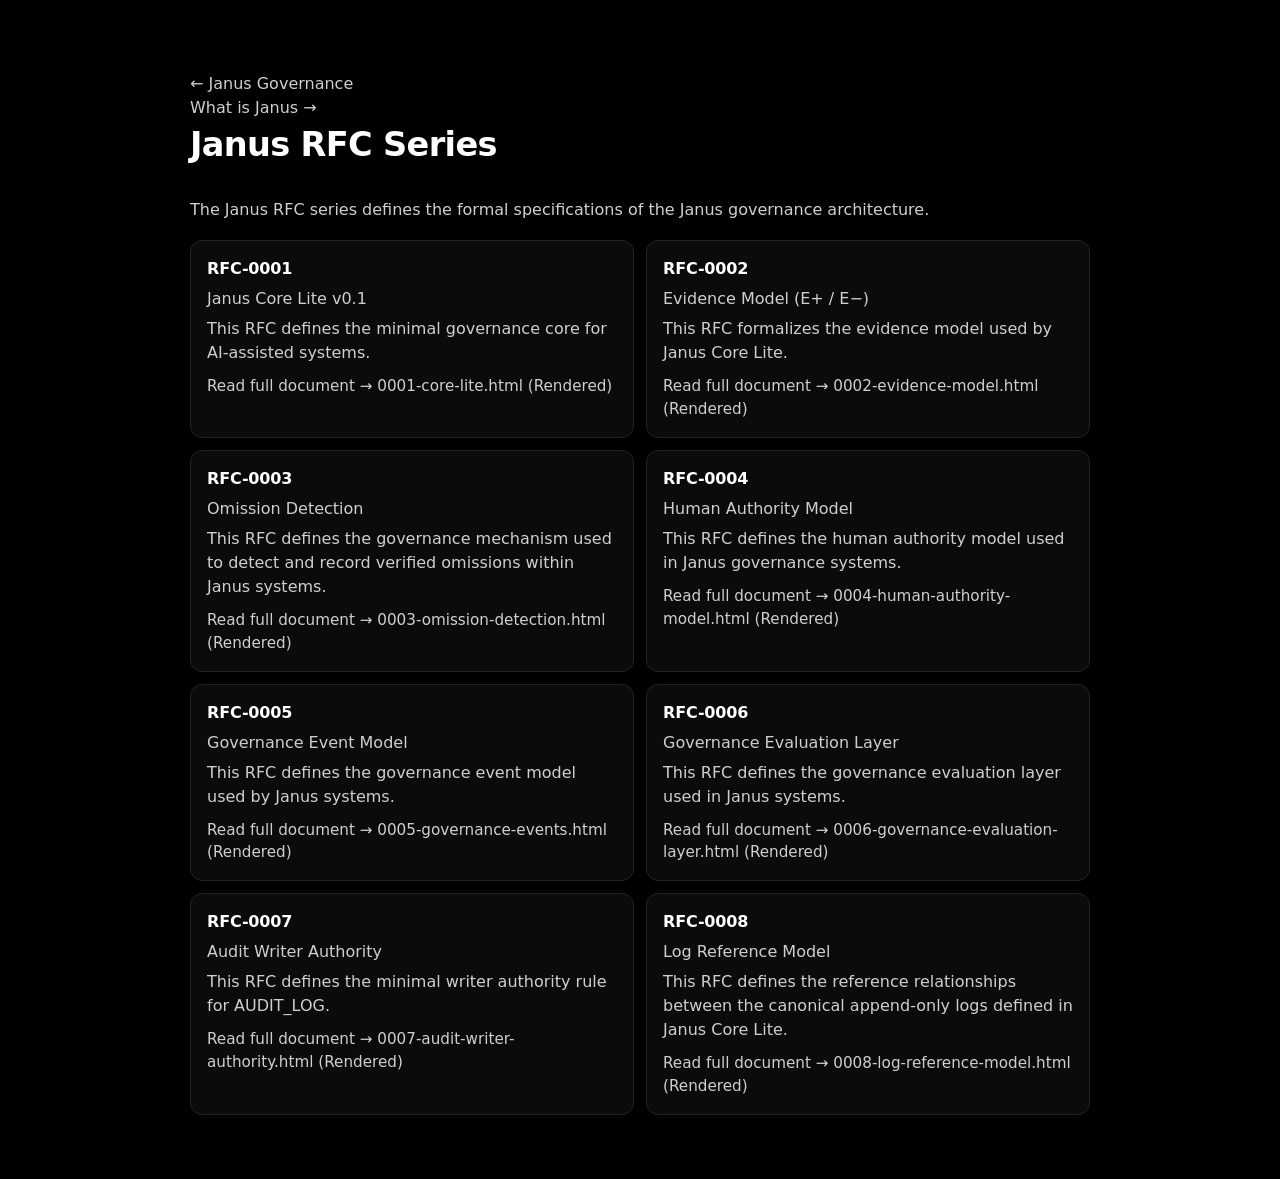
<file: index.html>
<!doctype html>
<html lang="en">
  <head>
    <meta charset="utf-8" />
    <meta name="viewport" content="width=device-width, initial-scale=1" />
    <title>Janus RFC Series</title>
    <meta name="description" content="Janus RFC Series" />
    <link rel="stylesheet" href="/styles.css" />
  </head>
  <body>
    <main class="container">
      <header class="header">
        <a href="https://janusgovernance.org">← Janus Governance</a><br />
        <a href="https://janusgovernance.org/what-is-janus.html">What is Janus →</a>
        <h1>Janus RFC Series</h1>
      </header>

      <section aria-label="RFC list">
        <p>
          The Janus RFC series defines the formal specifications of the Janus governance
          architecture.
        </p>

        <nav class="cards" aria-label="RFC cards">
          <a
            class="card"
            href="0001-core-lite.html"
          >
            <div class="card-title">RFC-0001</div>
            <div class="card-desc">Janus Core Lite v0.1</div>
            <div class="card-desc">This RFC defines the minimal governance core for AI-assisted systems.</div>
            <div class="card-link">Read full document → 0001-core-lite.html (Rendered)</div>
          </a>

          <a
            class="card"
            href="0002-evidence-model.html"
          >
            <div class="card-title">RFC-0002</div>
            <div class="card-desc">Evidence Model (E+ / E−)</div>
            <div class="card-desc">This RFC formalizes the evidence model used by Janus Core Lite.</div>
            <div class="card-link">Read full document → 0002-evidence-model.html (Rendered)</div>
          </a>

          <a
            class="card"
            href="0003-omission-detection.html"
          >
            <div class="card-title">RFC-0003</div>
            <div class="card-desc">Omission Detection</div>
            <div class="card-desc">This RFC defines the governance mechanism used to detect and record verified omissions within Janus systems.</div>
            <div class="card-link">Read full document → 0003-omission-detection.html (Rendered)</div>
          </a>

          <a
            class="card"
            href="0004-human-authority-model.html"
          >
            <div class="card-title">RFC-0004</div>
            <div class="card-desc">Human Authority Model</div>
            <div class="card-desc">This RFC defines the human authority model used in Janus governance systems.</div>
            <div class="card-link">Read full document → 0004-human-authority-model.html (Rendered)</div>
          </a>

          <a
            class="card"
            href="0005-governance-events.html"
          >
            <div class="card-title">RFC-0005</div>
            <div class="card-desc">Governance Event Model</div>
            <div class="card-desc">This RFC defines the governance event model used by Janus systems.</div>
            <div class="card-link">Read full document → 0005-governance-events.html (Rendered)</div>
          </a>

          <a
            class="card"
            href="0006-governance-evaluation-layer.html"
          >
            <div class="card-title">RFC-0006</div>
            <div class="card-desc">Governance Evaluation Layer</div>
            <div class="card-desc">This RFC defines the governance evaluation layer used in Janus systems.</div>
            <div class="card-link">Read full document → 0006-governance-evaluation-layer.html (Rendered)</div>
          </a>

          <a
            class="card"
            href="0007-audit-writer-authority.html"
          >
            <div class="card-title">RFC-0007</div>
            <div class="card-desc">Audit Writer Authority</div>
            <div class="card-desc">This RFC defines the minimal writer authority rule for AUDIT_LOG.</div>
            <div class="card-link">Read full document → 0007-audit-writer-authority.html (Rendered)</div>
          </a>

          <a
            class="card"
            href="0008-log-reference-model.html"
          >
            <div class="card-title">RFC-0008</div>
            <div class="card-desc">Log Reference Model</div>
            <div class="card-desc">This RFC defines the reference relationships between the canonical append-only logs defined in Janus Core Lite.</div>
            <div class="card-link">Read full document → 0008-log-reference-model.html (Rendered)</div>
          </a>
        </nav>
      </section>
    </main>
  </body>
</html>
</file>
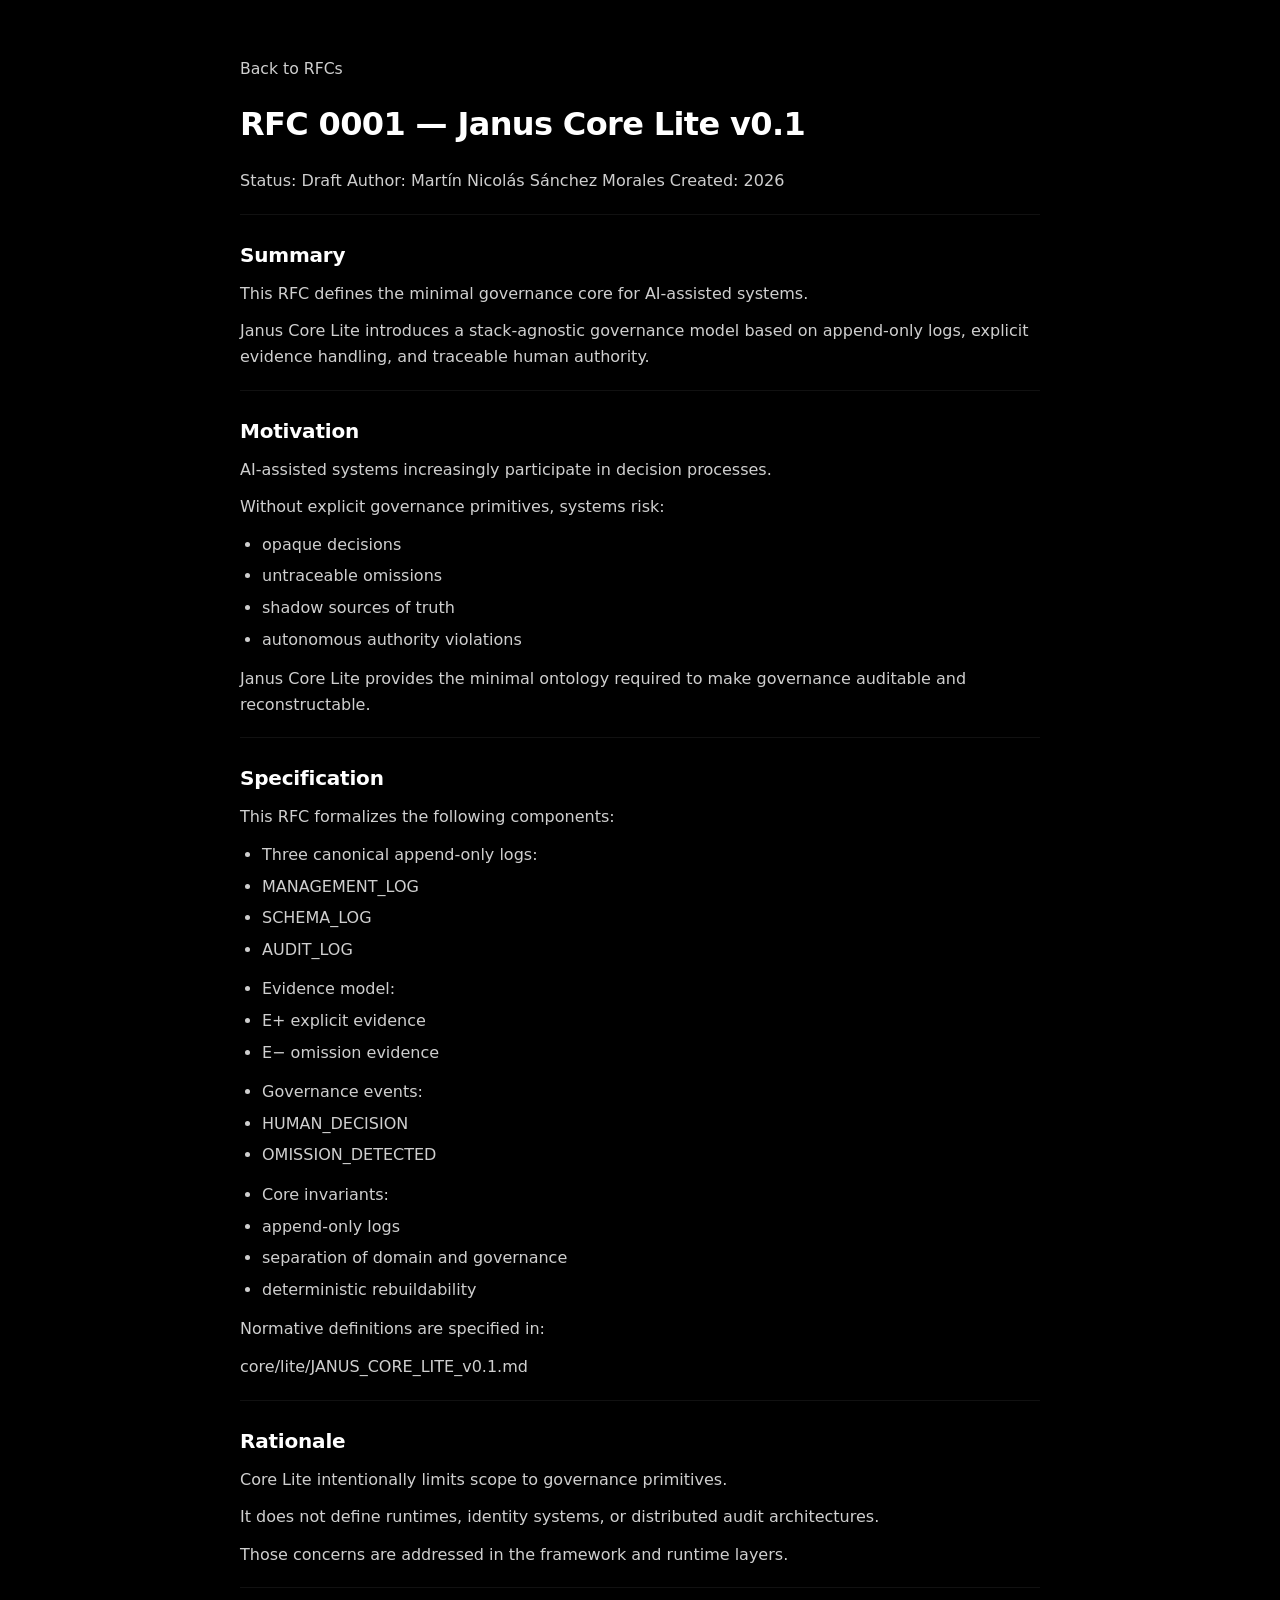
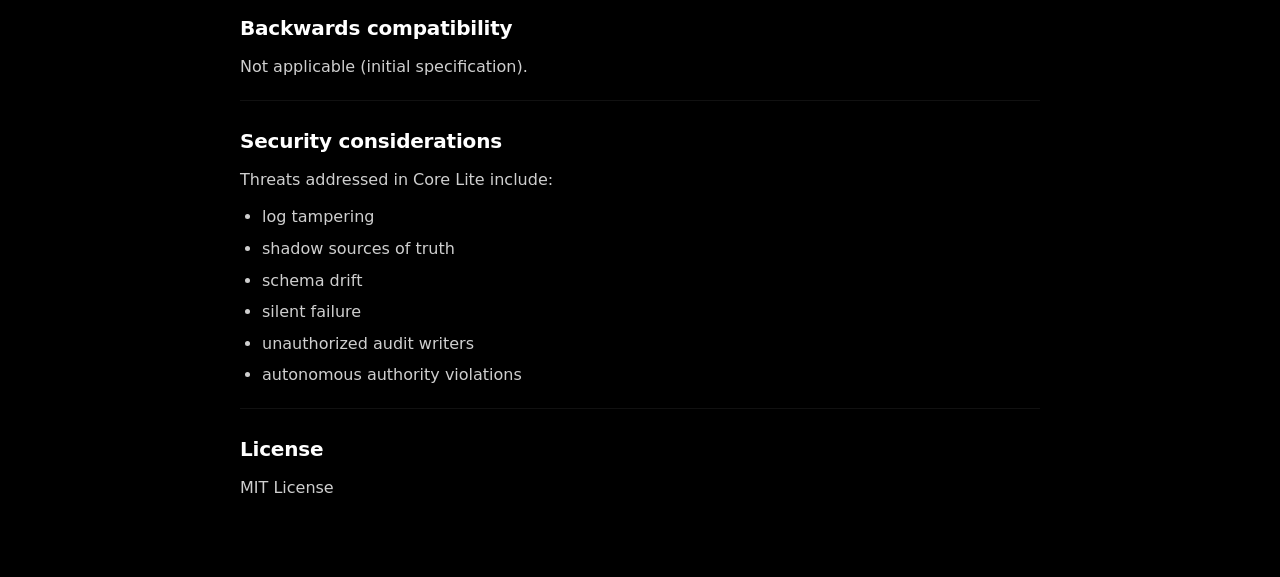
<file: 0001-core-lite.html>
<!doctype html>
<html lang="en">
  <head>
    <meta charset="utf-8" />
    <meta name="viewport" content="width=device-width, initial-scale=1" />
    <title>RFC 0001 — Janus Core Lite v0.1</title>
    <meta name="description" content="RFC 0001 — Janus Core Lite v0.1 — Janus RFC." />
    <style>
      :root { color-scheme: dark; }
      body { margin: 0; padding: 0; background: #000; color: #fff;
        font-family: system-ui, -apple-system, "Segoe UI", Roboto, Helvetica, Arial,
          "Apple Color Emoji", "Segoe UI Emoji"; line-height: 1.6; }
      .container { max-width: 800px; margin: 0 auto; padding: 56px 20px 64px; }
      .back { display: inline-block; margin-bottom: 18px; color: #cfcfcf;
        font-size: 0.98rem; text-decoration: none; }
      .back:hover, .back:focus { color: #fff; text-decoration: underline;
        text-underline-offset: 3px; }
      h1 { font-size: 2rem; font-weight: 700; letter-spacing: -0.02em;
        margin: 0 0 18px; text-align: left; }
      h2 { font-size: 1.25rem; font-weight: 650; letter-spacing: -0.01em;
        margin: 24px 0 10px; }
      h3 { font-size: 1.1rem; font-weight: 650; margin: 18px 0 8px; }
      p { margin: 0 0 12px; color: #cfcfcf; }
      a { color: #fff; text-decoration: none; }
      a:hover, a:focus { text-decoration: underline; text-underline-offset: 3px; }
      ul, ol { margin: 0 0 14px; padding-left: 22px; color: #cfcfcf; }
      li { margin: 6px 0; }
      code { font-family: ui-monospace, SFMono-Regular, Menlo, Monaco, Consolas,
          "Liberation Mono", "Courier New", monospace; font-size: 0.95em;
        color: #fff; background: #111; padding: 0.15em 0.35em; border-radius: 6px; }
      pre { margin: 0 0 14px; padding: 12px 14px; background: #0b0b0b;
        border: 1px solid #1a1a1a; border-radius: 10px; overflow: auto; }
      pre code { padding: 0; background: transparent; border-radius: 0; color: #cfcfcf; }
      blockquote { margin: 0 0 14px; padding: 10px 14px; border-left: 3px solid #222;
        background: #0b0b0b; border-radius: 8px; }
      blockquote p { margin: 0; }
      hr { border: 0; border-top: 1px solid #111; margin: 20px 0; }
    </style>
  </head>
  <body>
    <main class="container">
      <a class="back" href="/">Back to RFCs</a>
      <h1>RFC 0001 — Janus Core Lite v0.1</h1>
<p>Status: Draft Author: Martín Nicolás Sánchez Morales Created: 2026</p>
<hr />
<h2>Summary</h2>
<p>This RFC defines the minimal governance core for AI-assisted systems.</p>
<p>Janus Core Lite introduces a stack-agnostic governance model based on append-only logs, explicit evidence handling, and traceable human authority.</p>
<hr />
<h2>Motivation</h2>
<p>AI-assisted systems increasingly participate in decision processes.</p>
<p>Without explicit governance primitives, systems risk:</p>
<ul><li>opaque decisions</li><li>untraceable omissions</li><li>shadow sources of truth</li><li>autonomous authority violations</li></ul>
<p>Janus Core Lite provides the minimal ontology required to make governance auditable and reconstructable.</p>
<hr />
<h2>Specification</h2>
<p>This RFC formalizes the following components:</p>
<ul><li>Three canonical append-only logs:</li><li>MANAGEMENT_LOG</li><li>SCHEMA_LOG</li><li>AUDIT_LOG</li></ul>
<ul><li>Evidence model:</li><li>E+ explicit evidence</li><li>E− omission evidence</li></ul>
<ul><li>Governance events:</li><li>HUMAN_DECISION</li><li>OMISSION_DETECTED</li></ul>
<ul><li>Core invariants:</li><li>append-only logs</li><li>separation of domain and governance</li><li>deterministic rebuildability</li></ul>
<p>Normative definitions are specified in:</p>
<p>core/lite/JANUS_CORE_LITE_v0.1.md</p>
<hr />
<h2>Rationale</h2>
<p>Core Lite intentionally limits scope to governance primitives.</p>
<p>It does not define runtimes, identity systems, or distributed audit architectures.</p>
<p>Those concerns are addressed in the framework and runtime layers.</p>
<hr />
<h2>Backwards compatibility</h2>
<p>Not applicable (initial specification).</p>
<hr />
<h2>Security considerations</h2>
<p>Threats addressed in Core Lite include:</p>
<ul><li>log tampering</li><li>shadow sources of truth</li><li>schema drift</li><li>silent failure</li><li>unauthorized audit writers</li><li>autonomous authority violations</li></ul>
<hr />
<h2>License</h2>
<p>MIT License</p>
    </main>
  </body>
</html>
</file>
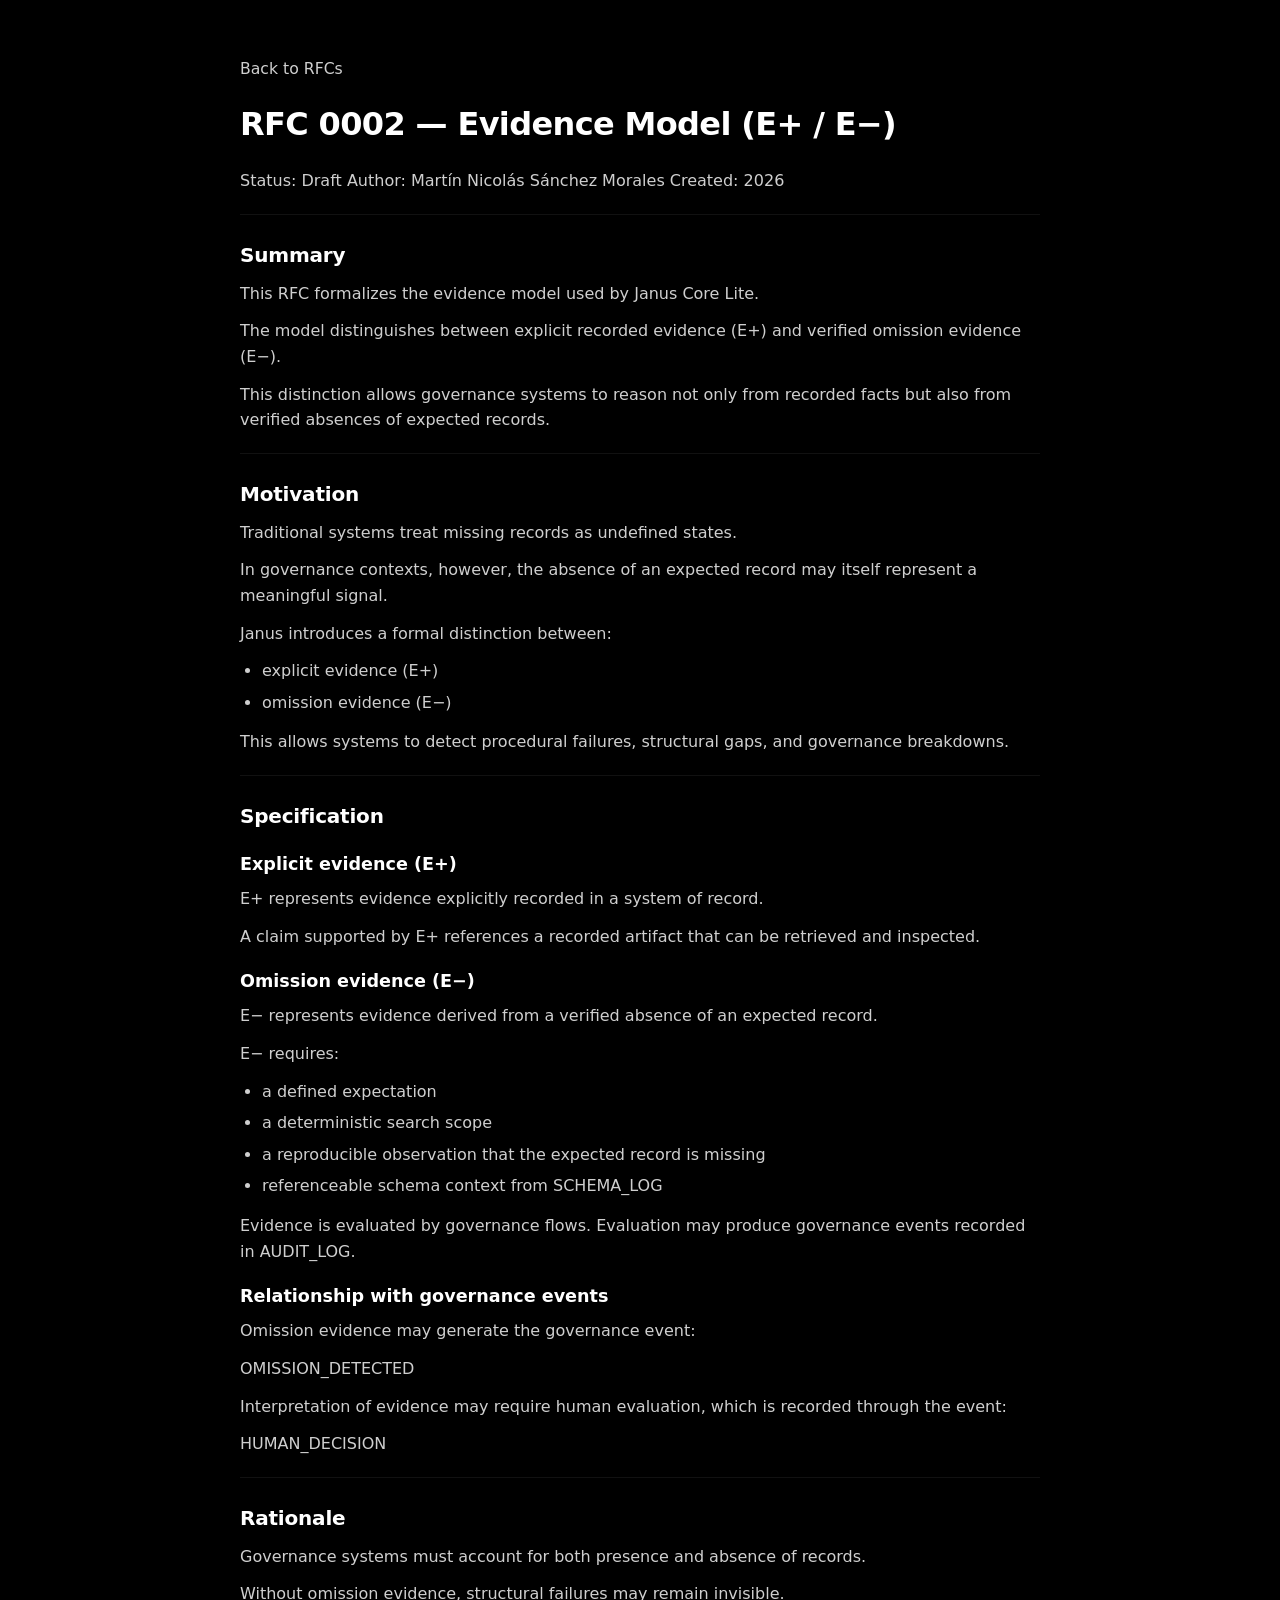
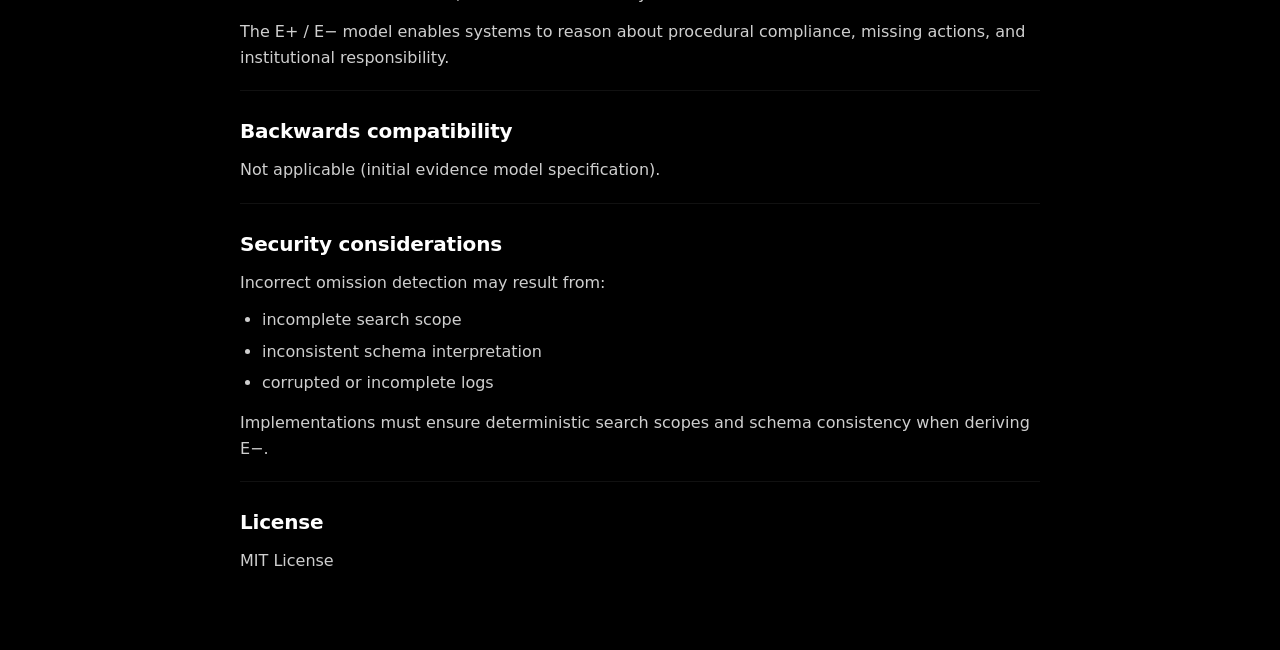
<file: 0002-evidence-model.html>
<!doctype html>
<html lang="en">
  <head>
    <meta charset="utf-8" />
    <meta name="viewport" content="width=device-width, initial-scale=1" />
    <title>RFC 0002 — Evidence Model (E+ / E−)</title>
    <meta name="description" content="RFC 0002 — Evidence Model (E+ / E−) — Janus RFC." />
    <style>
      :root { color-scheme: dark; }
      body { margin: 0; padding: 0; background: #000; color: #fff;
        font-family: system-ui, -apple-system, "Segoe UI", Roboto, Helvetica, Arial,
          "Apple Color Emoji", "Segoe UI Emoji"; line-height: 1.6; }
      .container { max-width: 800px; margin: 0 auto; padding: 56px 20px 64px; }
      .back { display: inline-block; margin-bottom: 18px; color: #cfcfcf;
        font-size: 0.98rem; text-decoration: none; }
      .back:hover, .back:focus { color: #fff; text-decoration: underline;
        text-underline-offset: 3px; }
      h1 { font-size: 2rem; font-weight: 700; letter-spacing: -0.02em;
        margin: 0 0 18px; text-align: left; }
      h2 { font-size: 1.25rem; font-weight: 650; letter-spacing: -0.01em;
        margin: 24px 0 10px; }
      h3 { font-size: 1.1rem; font-weight: 650; margin: 18px 0 8px; }
      p { margin: 0 0 12px; color: #cfcfcf; }
      a { color: #fff; text-decoration: none; }
      a:hover, a:focus { text-decoration: underline; text-underline-offset: 3px; }
      ul, ol { margin: 0 0 14px; padding-left: 22px; color: #cfcfcf; }
      li { margin: 6px 0; }
      code { font-family: ui-monospace, SFMono-Regular, Menlo, Monaco, Consolas,
          "Liberation Mono", "Courier New", monospace; font-size: 0.95em;
        color: #fff; background: #111; padding: 0.15em 0.35em; border-radius: 6px; }
      pre { margin: 0 0 14px; padding: 12px 14px; background: #0b0b0b;
        border: 1px solid #1a1a1a; border-radius: 10px; overflow: auto; }
      pre code { padding: 0; background: transparent; border-radius: 0; color: #cfcfcf; }
      blockquote { margin: 0 0 14px; padding: 10px 14px; border-left: 3px solid #222;
        background: #0b0b0b; border-radius: 8px; }
      blockquote p { margin: 0; }
      hr { border: 0; border-top: 1px solid #111; margin: 20px 0; }
    </style>
  </head>
  <body>
    <main class="container">
      <a class="back" href="/">Back to RFCs</a>
      <h1>RFC 0002 — Evidence Model (E+ / E−)</h1>
<p>Status: Draft Author: Martín Nicolás Sánchez Morales Created: 2026</p>
<hr />
<h2>Summary</h2>
<p>This RFC formalizes the evidence model used by Janus Core Lite.</p>
<p>The model distinguishes between explicit recorded evidence (E+) and verified omission evidence (E−).</p>
<p>This distinction allows governance systems to reason not only from recorded facts but also from verified absences of expected records.</p>
<hr />
<h2>Motivation</h2>
<p>Traditional systems treat missing records as undefined states.</p>
<p>In governance contexts, however, the absence of an expected record may itself represent a meaningful signal.</p>
<p>Janus introduces a formal distinction between:</p>
<ul><li>explicit evidence (E+)</li><li>omission evidence (E−)</li></ul>
<p>This allows systems to detect procedural failures, structural gaps, and governance breakdowns.</p>
<hr />
<h2>Specification</h2>
<h3>Explicit evidence (E+)</h3>
<p>E+ represents evidence explicitly recorded in a system of record.</p>
<p>A claim supported by E+ references a recorded artifact that can be retrieved and inspected.</p>
<h3>Omission evidence (E−)</h3>
<p>E− represents evidence derived from a verified absence of an expected record.</p>
<p>E− requires:</p>
<ul><li>a defined expectation</li><li>a deterministic search scope</li><li>a reproducible observation that the expected record is missing</li><li>referenceable schema context from SCHEMA_LOG</li></ul>
<p>Evidence is evaluated by governance flows. Evaluation may produce governance events recorded in AUDIT_LOG.</p>
<h3>Relationship with governance events</h3>
<p>Omission evidence may generate the governance event:</p>
<p>OMISSION_DETECTED</p>
<p>Interpretation of evidence may require human evaluation, which is recorded through the event:</p>
<p>HUMAN_DECISION</p>
<hr />
<h2>Rationale</h2>
<p>Governance systems must account for both presence and absence of records.</p>
<p>Without omission evidence, structural failures may remain invisible.</p>
<p>The E+ / E− model enables systems to reason about procedural compliance, missing actions, and institutional responsibility.</p>
<hr />
<h2>Backwards compatibility</h2>
<p>Not applicable (initial evidence model specification).</p>
<hr />
<h2>Security considerations</h2>
<p>Incorrect omission detection may result from:</p>
<ul><li>incomplete search scope</li><li>inconsistent schema interpretation</li><li>corrupted or incomplete logs</li></ul>
<p>Implementations must ensure deterministic search scopes and schema consistency when deriving E−.</p>
<hr />
<h2>License</h2>
<p>MIT License</p>
    </main>
  </body>
</html>
</file>
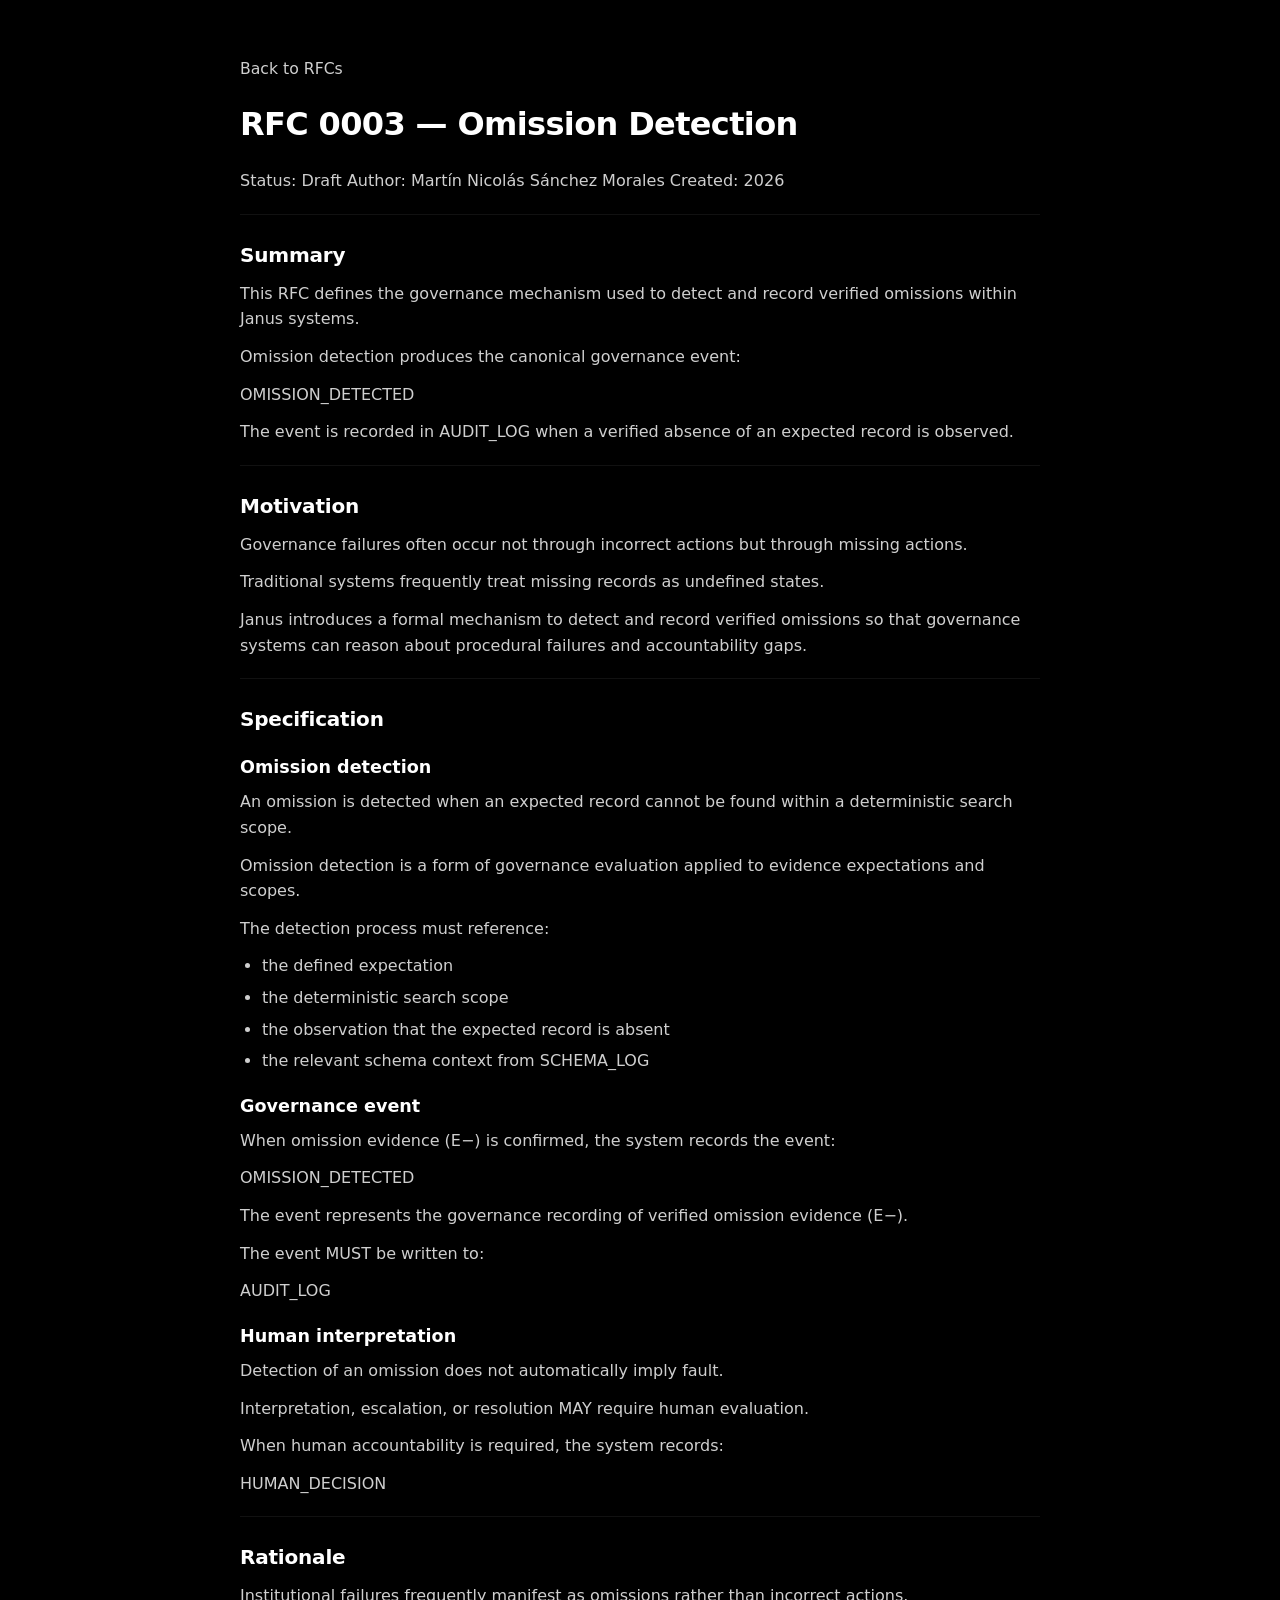
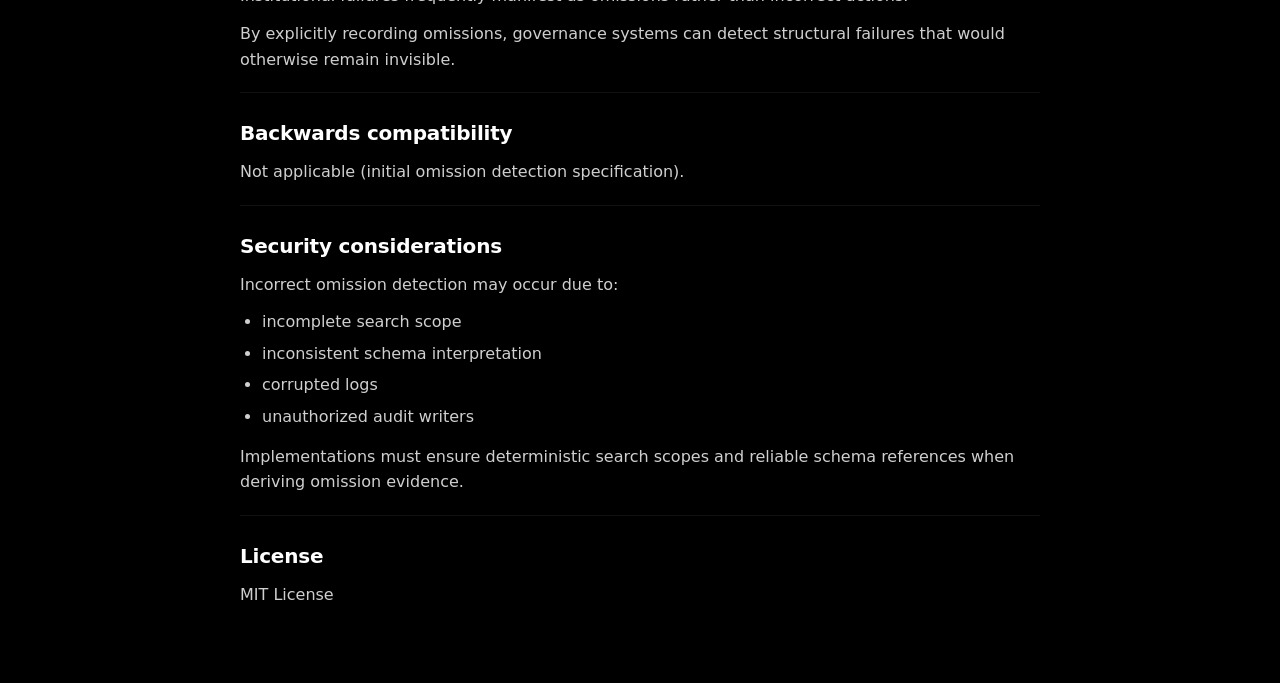
<file: 0003-omission-detection.html>
<!doctype html>
<html lang="en">
  <head>
    <meta charset="utf-8" />
    <meta name="viewport" content="width=device-width, initial-scale=1" />
    <title>RFC 0003 — Omission Detection</title>
    <meta name="description" content="RFC 0003 — Omission Detection — Janus RFC." />
    <style>
      :root { color-scheme: dark; }
      body { margin: 0; padding: 0; background: #000; color: #fff;
        font-family: system-ui, -apple-system, "Segoe UI", Roboto, Helvetica, Arial,
          "Apple Color Emoji", "Segoe UI Emoji"; line-height: 1.6; }
      .container { max-width: 800px; margin: 0 auto; padding: 56px 20px 64px; }
      .back { display: inline-block; margin-bottom: 18px; color: #cfcfcf;
        font-size: 0.98rem; text-decoration: none; }
      .back:hover, .back:focus { color: #fff; text-decoration: underline;
        text-underline-offset: 3px; }
      h1 { font-size: 2rem; font-weight: 700; letter-spacing: -0.02em;
        margin: 0 0 18px; text-align: left; }
      h2 { font-size: 1.25rem; font-weight: 650; letter-spacing: -0.01em;
        margin: 24px 0 10px; }
      h3 { font-size: 1.1rem; font-weight: 650; margin: 18px 0 8px; }
      p { margin: 0 0 12px; color: #cfcfcf; }
      a { color: #fff; text-decoration: none; }
      a:hover, a:focus { text-decoration: underline; text-underline-offset: 3px; }
      ul, ol { margin: 0 0 14px; padding-left: 22px; color: #cfcfcf; }
      li { margin: 6px 0; }
      code { font-family: ui-monospace, SFMono-Regular, Menlo, Monaco, Consolas,
          "Liberation Mono", "Courier New", monospace; font-size: 0.95em;
        color: #fff; background: #111; padding: 0.15em 0.35em; border-radius: 6px; }
      pre { margin: 0 0 14px; padding: 12px 14px; background: #0b0b0b;
        border: 1px solid #1a1a1a; border-radius: 10px; overflow: auto; }
      pre code { padding: 0; background: transparent; border-radius: 0; color: #cfcfcf; }
      blockquote { margin: 0 0 14px; padding: 10px 14px; border-left: 3px solid #222;
        background: #0b0b0b; border-radius: 8px; }
      blockquote p { margin: 0; }
      hr { border: 0; border-top: 1px solid #111; margin: 20px 0; }
    </style>
  </head>
  <body>
    <main class="container">
      <a class="back" href="/">Back to RFCs</a>
      <h1>RFC 0003 — Omission Detection</h1>
<p>Status: Draft Author: Martín Nicolás Sánchez Morales Created: 2026</p>
<hr />
<h2>Summary</h2>
<p>This RFC defines the governance mechanism used to detect and record verified omissions within Janus systems.</p>
<p>Omission detection produces the canonical governance event:</p>
<p>OMISSION_DETECTED</p>
<p>The event is recorded in AUDIT_LOG when a verified absence of an expected record is observed.</p>
<hr />
<h2>Motivation</h2>
<p>Governance failures often occur not through incorrect actions but through missing actions.</p>
<p>Traditional systems frequently treat missing records as undefined states.</p>
<p>Janus introduces a formal mechanism to detect and record verified omissions so that governance systems can reason about procedural failures and accountability gaps.</p>
<hr />
<h2>Specification</h2>
<h3>Omission detection</h3>
<p>An omission is detected when an expected record cannot be found within a deterministic search scope.</p>
<p>Omission detection is a form of governance evaluation applied to evidence expectations and scopes.</p>
<p>The detection process must reference:</p>
<ul><li>the defined expectation</li><li>the deterministic search scope</li><li>the observation that the expected record is absent</li><li>the relevant schema context from SCHEMA_LOG</li></ul>
<h3>Governance event</h3>
<p>When omission evidence (E−) is confirmed, the system records the event:</p>
<p>OMISSION_DETECTED</p>
<p>The event represents the governance recording of verified omission evidence (E−).</p>
<p>The event MUST be written to:</p>
<p>AUDIT_LOG</p>
<h3>Human interpretation</h3>
<p>Detection of an omission does not automatically imply fault.</p>
<p>Interpretation, escalation, or resolution MAY require human evaluation.</p>
<p>When human accountability is required, the system records:</p>
<p>HUMAN_DECISION</p>
<hr />
<h2>Rationale</h2>
<p>Institutional failures frequently manifest as omissions rather than incorrect actions.</p>
<p>By explicitly recording omissions, governance systems can detect structural failures that would otherwise remain invisible.</p>
<hr />
<h2>Backwards compatibility</h2>
<p>Not applicable (initial omission detection specification).</p>
<hr />
<h2>Security considerations</h2>
<p>Incorrect omission detection may occur due to:</p>
<ul><li>incomplete search scope</li><li>inconsistent schema interpretation</li><li>corrupted logs</li><li>unauthorized audit writers</li></ul>
<p>Implementations must ensure deterministic search scopes and reliable schema references when deriving omission evidence.</p>
<hr />
<h2>License</h2>
<p>MIT License</p>
    </main>
  </body>
</html>
</file>
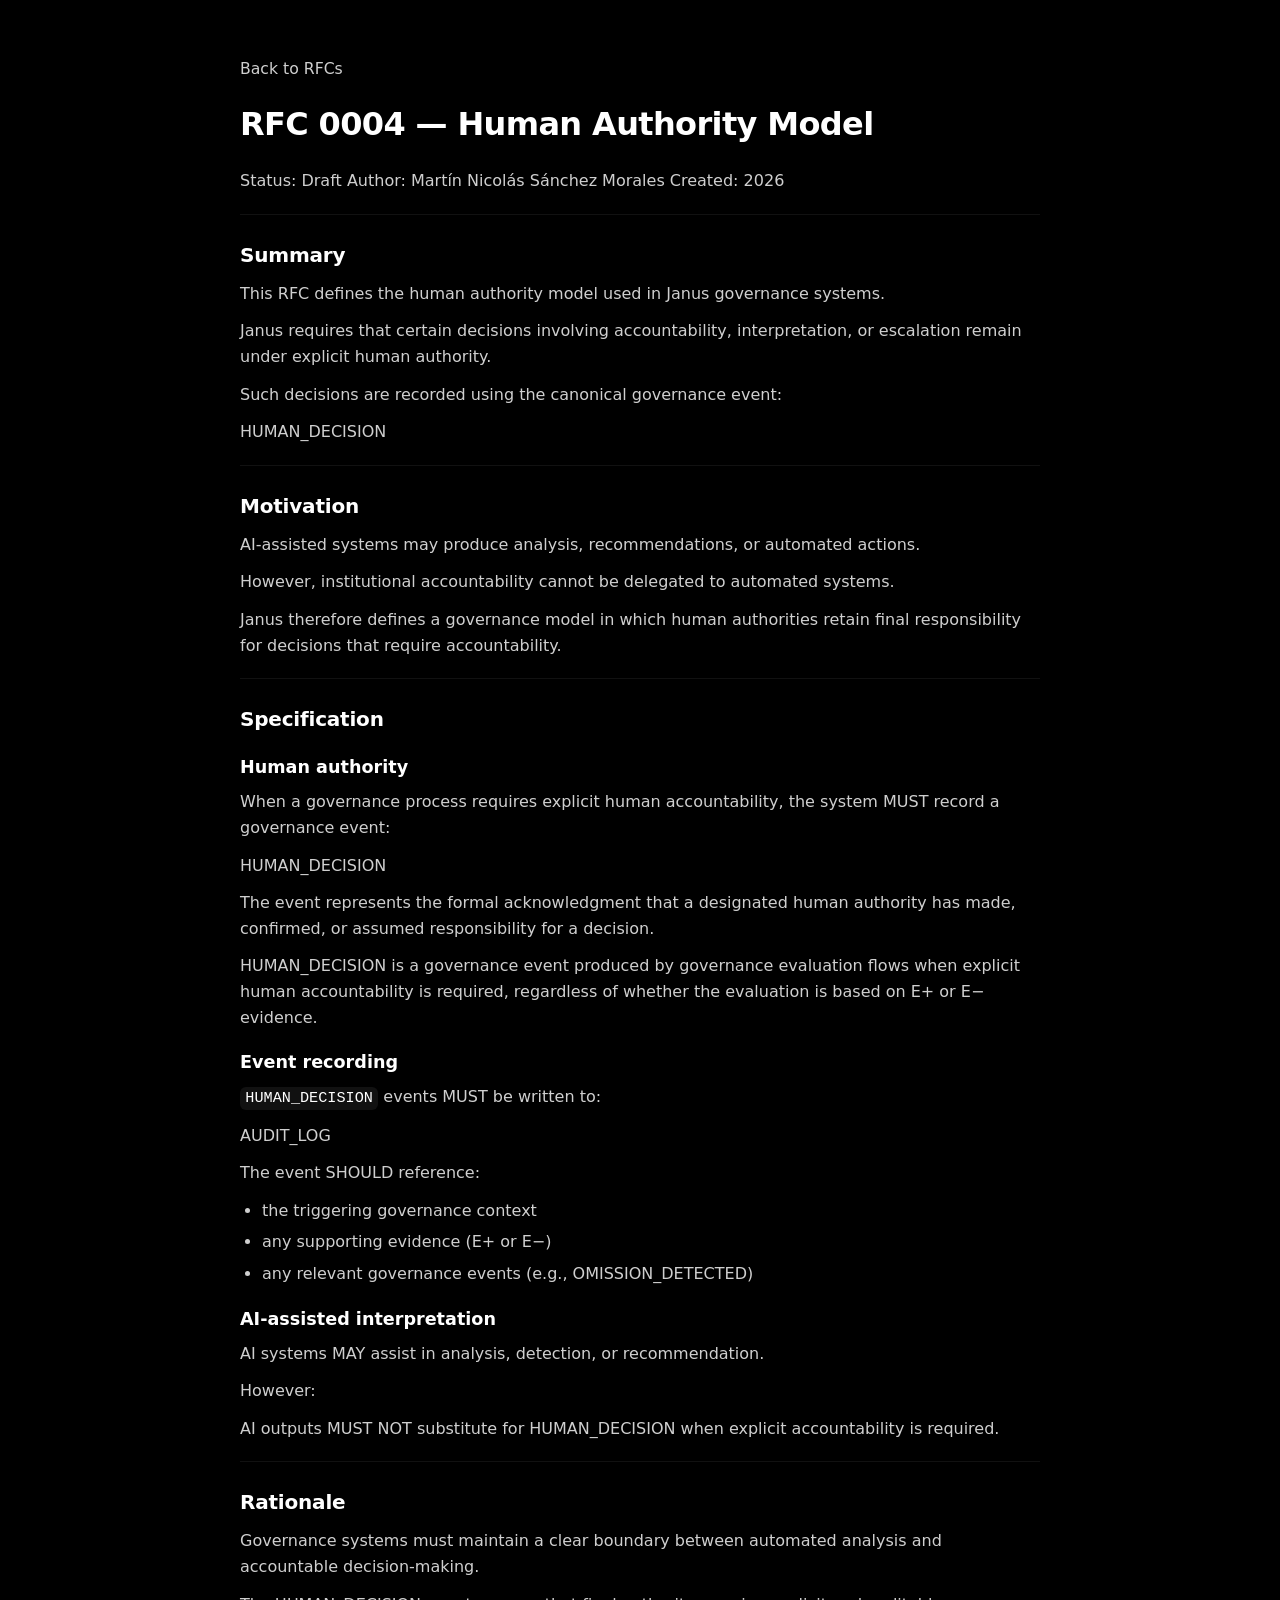
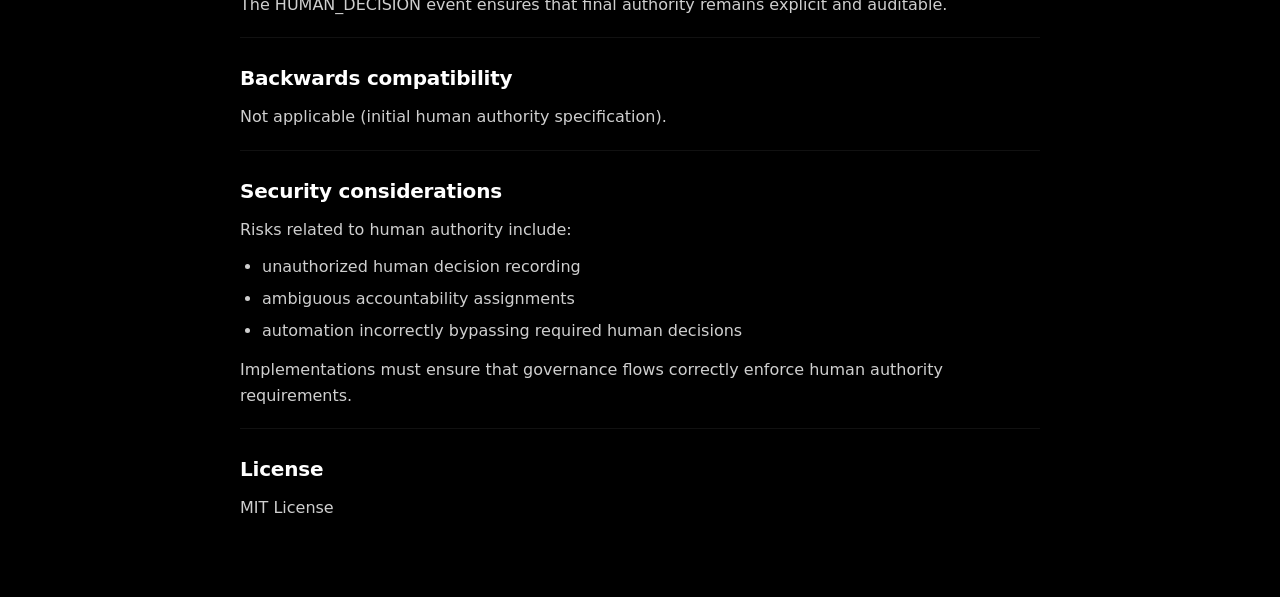
<file: 0004-human-authority-model.html>
<!doctype html>
<html lang="en">
  <head>
    <meta charset="utf-8" />
    <meta name="viewport" content="width=device-width, initial-scale=1" />
    <title>RFC 0004 — Human Authority Model</title>
    <meta name="description" content="RFC 0004 — Human Authority Model — Janus RFC." />
    <style>
      :root { color-scheme: dark; }
      body { margin: 0; padding: 0; background: #000; color: #fff;
        font-family: system-ui, -apple-system, "Segoe UI", Roboto, Helvetica, Arial,
          "Apple Color Emoji", "Segoe UI Emoji"; line-height: 1.6; }
      .container { max-width: 800px; margin: 0 auto; padding: 56px 20px 64px; }
      .back { display: inline-block; margin-bottom: 18px; color: #cfcfcf;
        font-size: 0.98rem; text-decoration: none; }
      .back:hover, .back:focus { color: #fff; text-decoration: underline;
        text-underline-offset: 3px; }
      h1 { font-size: 2rem; font-weight: 700; letter-spacing: -0.02em;
        margin: 0 0 18px; text-align: left; }
      h2 { font-size: 1.25rem; font-weight: 650; letter-spacing: -0.01em;
        margin: 24px 0 10px; }
      h3 { font-size: 1.1rem; font-weight: 650; margin: 18px 0 8px; }
      p { margin: 0 0 12px; color: #cfcfcf; }
      a { color: #fff; text-decoration: none; }
      a:hover, a:focus { text-decoration: underline; text-underline-offset: 3px; }
      ul, ol { margin: 0 0 14px; padding-left: 22px; color: #cfcfcf; }
      li { margin: 6px 0; }
      code { font-family: ui-monospace, SFMono-Regular, Menlo, Monaco, Consolas,
          "Liberation Mono", "Courier New", monospace; font-size: 0.95em;
        color: #fff; background: #111; padding: 0.15em 0.35em; border-radius: 6px; }
      pre { margin: 0 0 14px; padding: 12px 14px; background: #0b0b0b;
        border: 1px solid #1a1a1a; border-radius: 10px; overflow: auto; }
      pre code { padding: 0; background: transparent; border-radius: 0; color: #cfcfcf; }
      blockquote { margin: 0 0 14px; padding: 10px 14px; border-left: 3px solid #222;
        background: #0b0b0b; border-radius: 8px; }
      blockquote p { margin: 0; }
      hr { border: 0; border-top: 1px solid #111; margin: 20px 0; }
    </style>
  </head>
  <body>
    <main class="container">
      <a class="back" href="/">Back to RFCs</a>
      <h1>RFC 0004 — Human Authority Model</h1>
<p>Status: Draft Author: Martín Nicolás Sánchez Morales Created: 2026</p>
<hr />
<h2>Summary</h2>
<p>This RFC defines the human authority model used in Janus governance systems.</p>
<p>Janus requires that certain decisions involving accountability, interpretation, or escalation remain under explicit human authority.</p>
<p>Such decisions are recorded using the canonical governance event:</p>
<p>HUMAN_DECISION</p>
<hr />
<h2>Motivation</h2>
<p>AI-assisted systems may produce analysis, recommendations, or automated actions.</p>
<p>However, institutional accountability cannot be delegated to automated systems.</p>
<p>Janus therefore defines a governance model in which human authorities retain final responsibility for decisions that require accountability.</p>
<hr />
<h2>Specification</h2>
<h3>Human authority</h3>
<p>When a governance process requires explicit human accountability, the system MUST record a governance event:</p>
<p>HUMAN_DECISION</p>
<p>The event represents the formal acknowledgment that a designated human authority has made, confirmed, or assumed responsibility for a decision.</p>
<p>HUMAN_DECISION is a governance event produced by governance evaluation flows when explicit human accountability is required, regardless of whether the evaluation is based on E+ or E− evidence.</p>
<h3>Event recording</h3>
<p><code>HUMAN_DECISION</code> events MUST be written to:</p>
<p>AUDIT_LOG</p>
<p>The event SHOULD reference:</p>
<ul><li>the triggering governance context</li><li>any supporting evidence (E+ or E−)</li><li>any relevant governance events (e.g., OMISSION_DETECTED)</li></ul>
<h3>AI-assisted interpretation</h3>
<p>AI systems MAY assist in analysis, detection, or recommendation.</p>
<p>However:</p>
<p>AI outputs MUST NOT substitute for HUMAN_DECISION when explicit accountability is required.</p>
<hr />
<h2>Rationale</h2>
<p>Governance systems must maintain a clear boundary between automated analysis and accountable decision-making.</p>
<p>The HUMAN_DECISION event ensures that final authority remains explicit and auditable.</p>
<hr />
<h2>Backwards compatibility</h2>
<p>Not applicable (initial human authority specification).</p>
<hr />
<h2>Security considerations</h2>
<p>Risks related to human authority include:</p>
<ul><li>unauthorized human decision recording</li><li>ambiguous accountability assignments</li><li>automation incorrectly bypassing required human decisions</li></ul>
<p>Implementations must ensure that governance flows correctly enforce human authority requirements.</p>
<hr />
<h2>License</h2>
<p>MIT License</p>
    </main>
  </body>
</html>
</file>
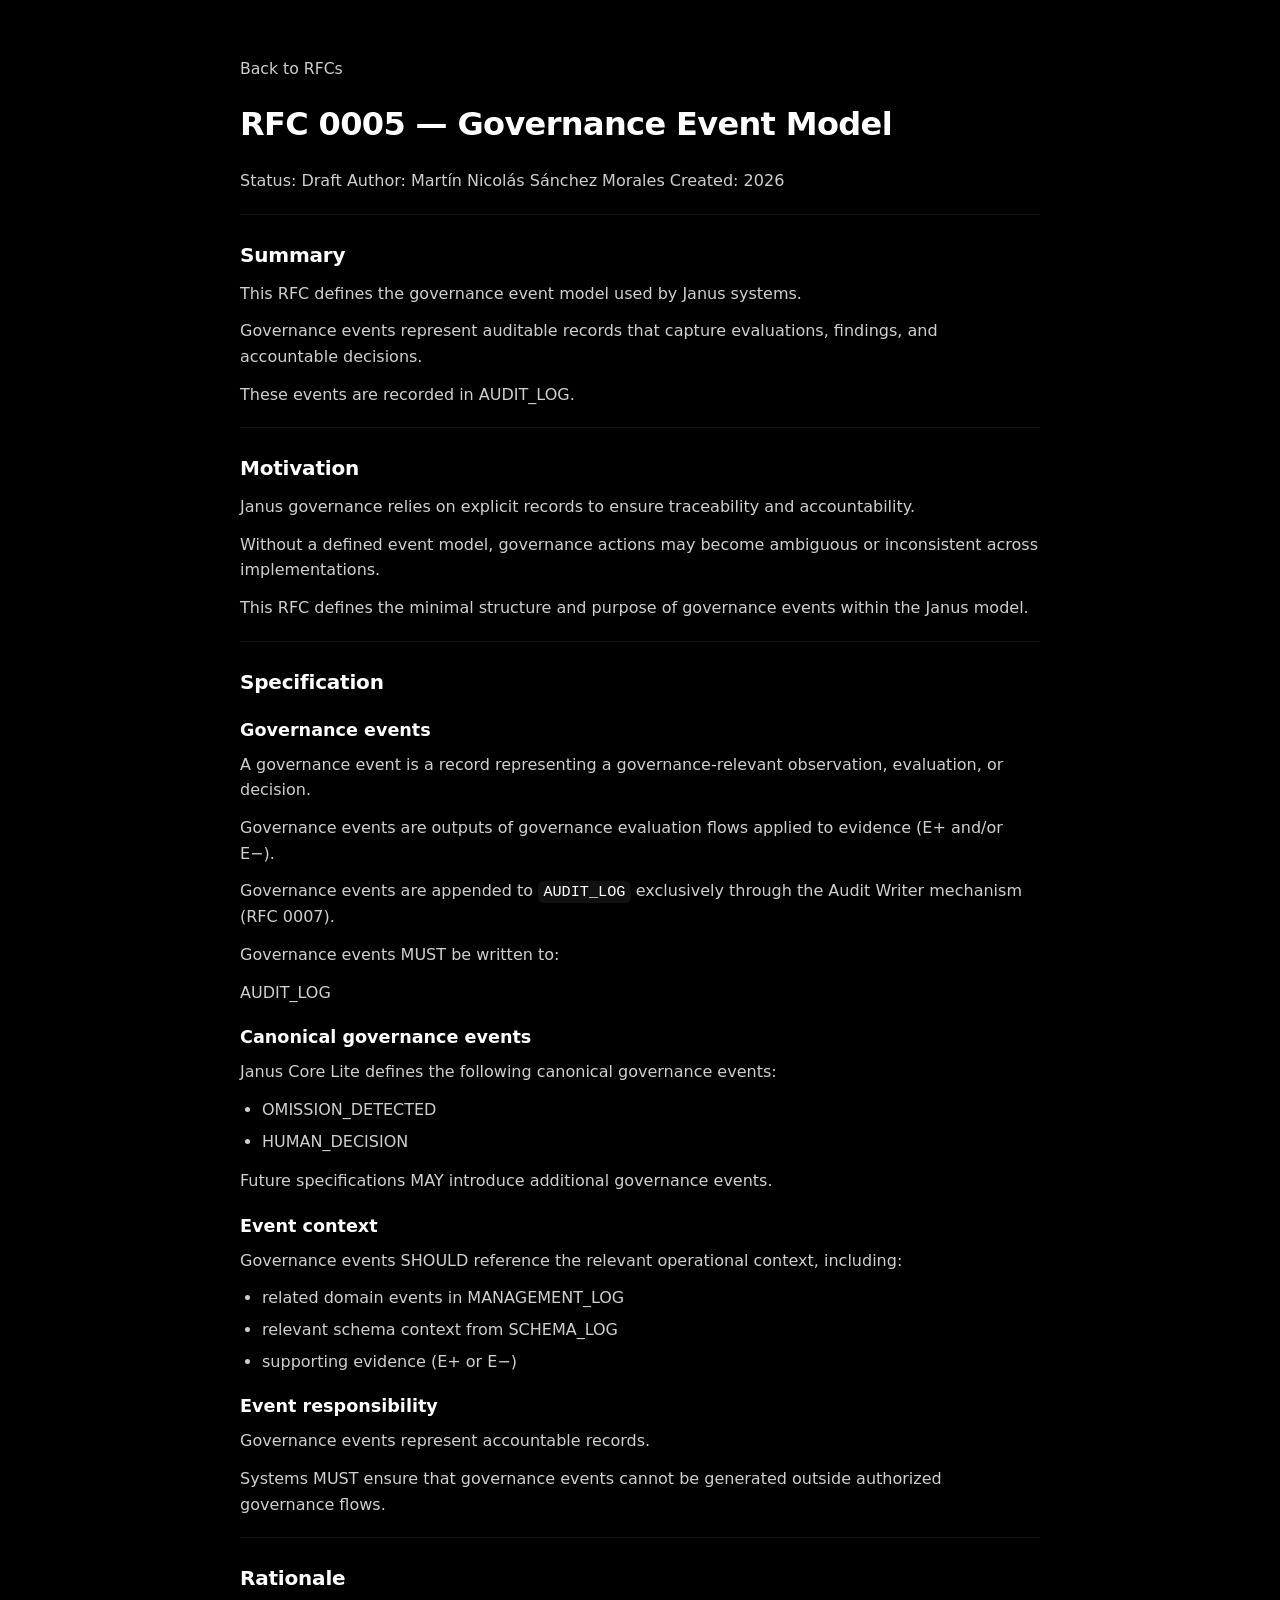
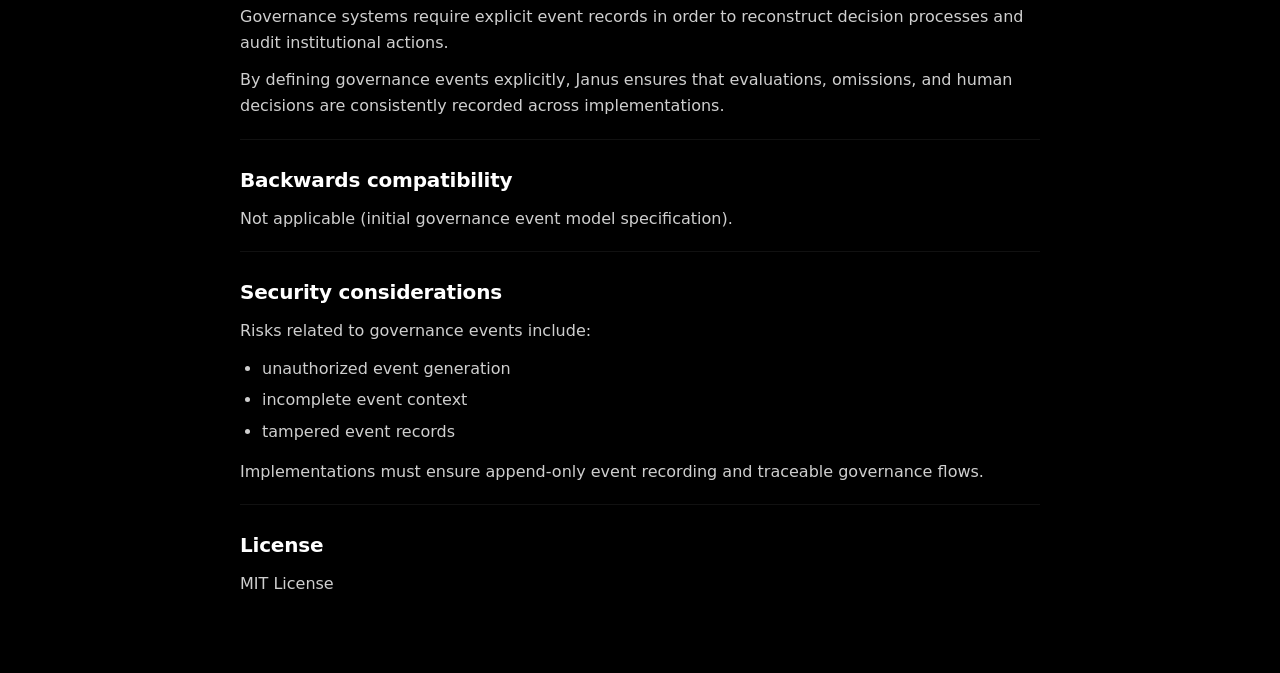
<file: 0005-governance-events.html>
<!doctype html>
<html lang="en">
  <head>
    <meta charset="utf-8" />
    <meta name="viewport" content="width=device-width, initial-scale=1" />
    <title>RFC 0005 — Governance Event Model</title>
    <meta name="description" content="RFC 0005 — Governance Event Model — Janus RFC." />
    <style>
      :root { color-scheme: dark; }
      body { margin: 0; padding: 0; background: #000; color: #fff;
        font-family: system-ui, -apple-system, "Segoe UI", Roboto, Helvetica, Arial,
          "Apple Color Emoji", "Segoe UI Emoji"; line-height: 1.6; }
      .container { max-width: 800px; margin: 0 auto; padding: 56px 20px 64px; }
      .back { display: inline-block; margin-bottom: 18px; color: #cfcfcf;
        font-size: 0.98rem; text-decoration: none; }
      .back:hover, .back:focus { color: #fff; text-decoration: underline;
        text-underline-offset: 3px; }
      h1 { font-size: 2rem; font-weight: 700; letter-spacing: -0.02em;
        margin: 0 0 18px; text-align: left; }
      h2 { font-size: 1.25rem; font-weight: 650; letter-spacing: -0.01em;
        margin: 24px 0 10px; }
      h3 { font-size: 1.1rem; font-weight: 650; margin: 18px 0 8px; }
      p { margin: 0 0 12px; color: #cfcfcf; }
      a { color: #fff; text-decoration: none; }
      a:hover, a:focus { text-decoration: underline; text-underline-offset: 3px; }
      ul, ol { margin: 0 0 14px; padding-left: 22px; color: #cfcfcf; }
      li { margin: 6px 0; }
      code { font-family: ui-monospace, SFMono-Regular, Menlo, Monaco, Consolas,
          "Liberation Mono", "Courier New", monospace; font-size: 0.95em;
        color: #fff; background: #111; padding: 0.15em 0.35em; border-radius: 6px; }
      pre { margin: 0 0 14px; padding: 12px 14px; background: #0b0b0b;
        border: 1px solid #1a1a1a; border-radius: 10px; overflow: auto; }
      pre code { padding: 0; background: transparent; border-radius: 0; color: #cfcfcf; }
      blockquote { margin: 0 0 14px; padding: 10px 14px; border-left: 3px solid #222;
        background: #0b0b0b; border-radius: 8px; }
      blockquote p { margin: 0; }
      hr { border: 0; border-top: 1px solid #111; margin: 20px 0; }
    </style>
  </head>
  <body>
    <main class="container">
      <a class="back" href="/">Back to RFCs</a>
      <h1>RFC 0005 — Governance Event Model</h1>
<p>Status: Draft Author: Martín Nicolás Sánchez Morales Created: 2026</p>
<hr />
<h2>Summary</h2>
<p>This RFC defines the governance event model used by Janus systems.</p>
<p>Governance events represent auditable records that capture evaluations, findings, and accountable decisions.</p>
<p>These events are recorded in AUDIT_LOG.</p>
<hr />
<h2>Motivation</h2>
<p>Janus governance relies on explicit records to ensure traceability and accountability.</p>
<p>Without a defined event model, governance actions may become ambiguous or inconsistent across implementations.</p>
<p>This RFC defines the minimal structure and purpose of governance events within the Janus model.</p>
<hr />
<h2>Specification</h2>
<h3>Governance events</h3>
<p>A governance event is a record representing a governance-relevant observation, evaluation, or decision.</p>
<p>Governance events are outputs of governance evaluation flows applied to evidence (E+ and/or E−).</p>
<p>Governance events are appended to <code>AUDIT_LOG</code> exclusively through the Audit Writer mechanism (RFC 0007).</p>
<p>Governance events MUST be written to:</p>
<p>AUDIT_LOG</p>
<h3>Canonical governance events</h3>
<p>Janus Core Lite defines the following canonical governance events:</p>
<ul><li>OMISSION_DETECTED</li><li>HUMAN_DECISION</li></ul>
<p>Future specifications MAY introduce additional governance events.</p>
<h3>Event context</h3>
<p>Governance events SHOULD reference the relevant operational context, including:</p>
<ul><li>related domain events in MANAGEMENT_LOG</li><li>relevant schema context from SCHEMA_LOG</li><li>supporting evidence (E+ or E−)</li></ul>
<h3>Event responsibility</h3>
<p>Governance events represent accountable records.</p>
<p>Systems MUST ensure that governance events cannot be generated outside authorized governance flows.</p>
<hr />
<h2>Rationale</h2>
<p>Governance systems require explicit event records in order to reconstruct decision processes and audit institutional actions.</p>
<p>By defining governance events explicitly, Janus ensures that evaluations, omissions, and human decisions are consistently recorded across implementations.</p>
<hr />
<h2>Backwards compatibility</h2>
<p>Not applicable (initial governance event model specification).</p>
<hr />
<h2>Security considerations</h2>
<p>Risks related to governance events include:</p>
<ul><li>unauthorized event generation</li><li>incomplete event context</li><li>tampered event records</li></ul>
<p>Implementations must ensure append-only event recording and traceable governance flows.</p>
<hr />
<h2>License</h2>
<p>MIT License</p>
    </main>
  </body>
</html>
</file>
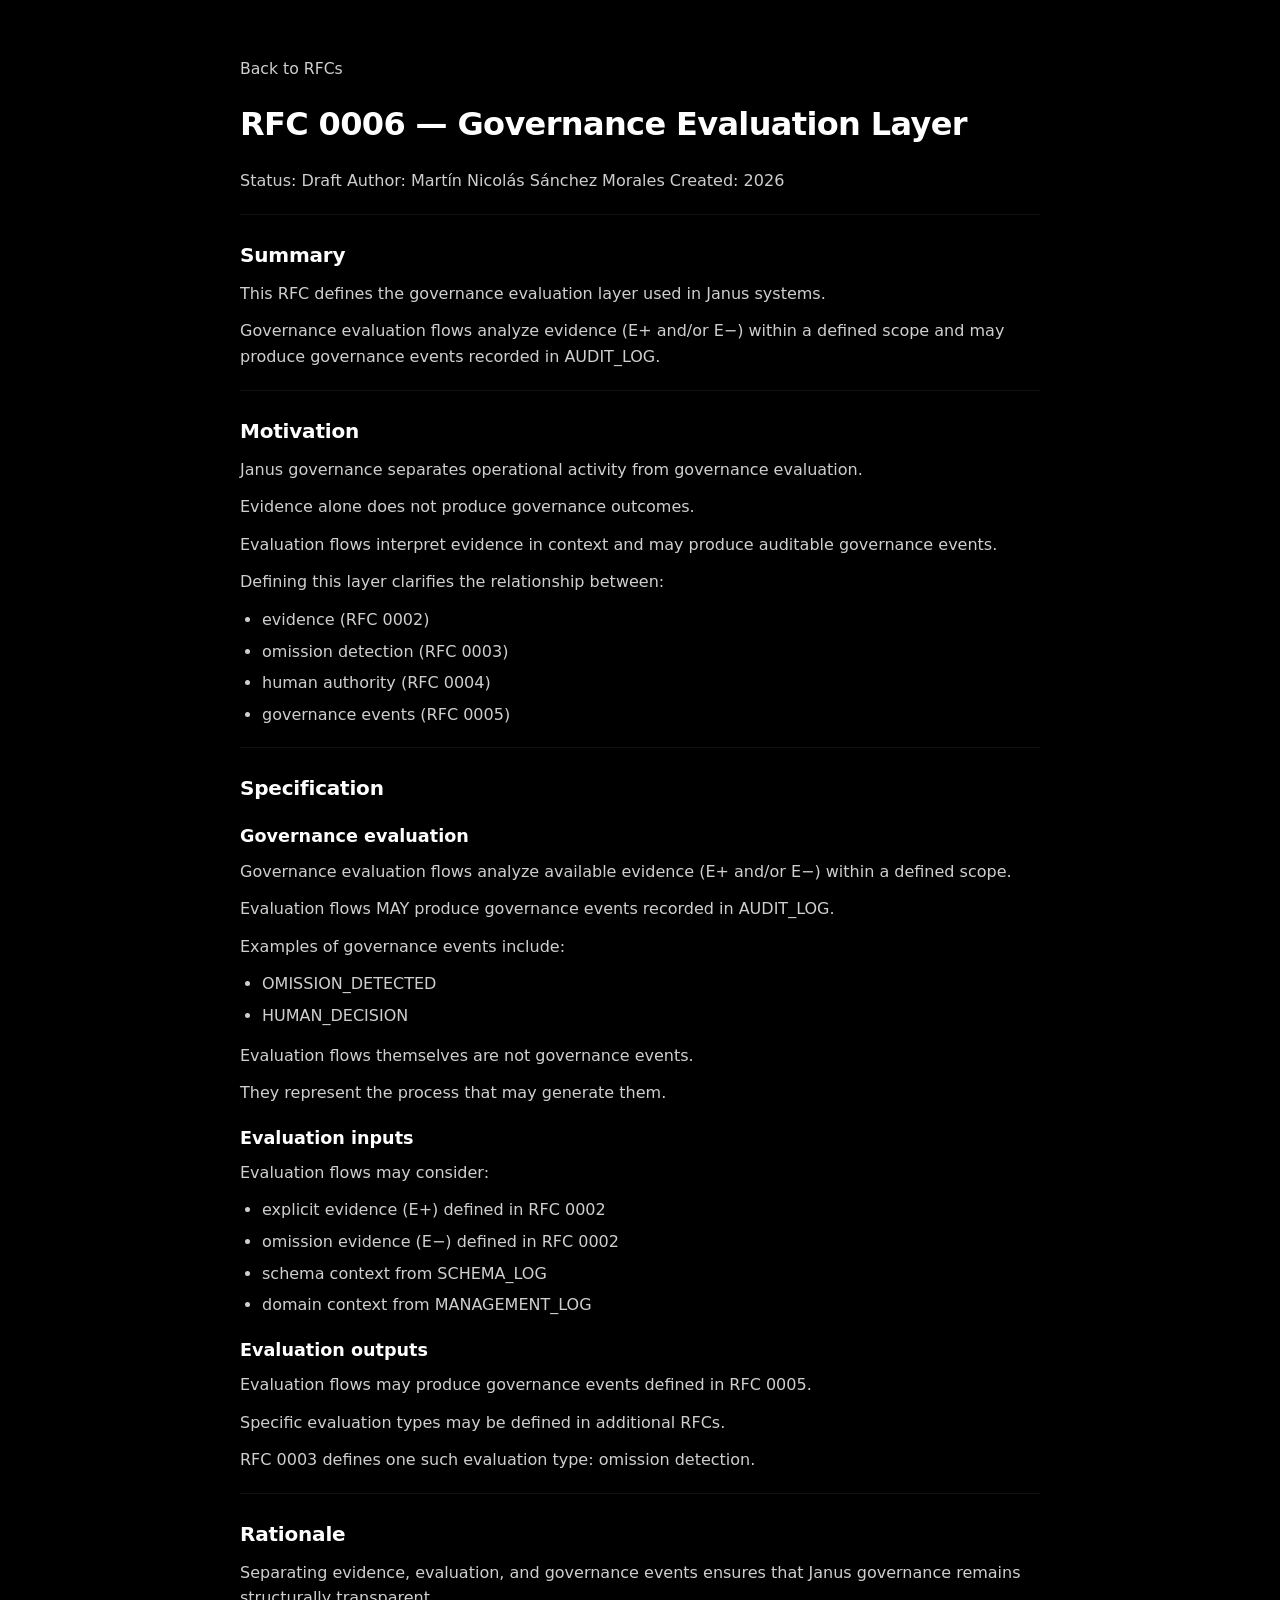
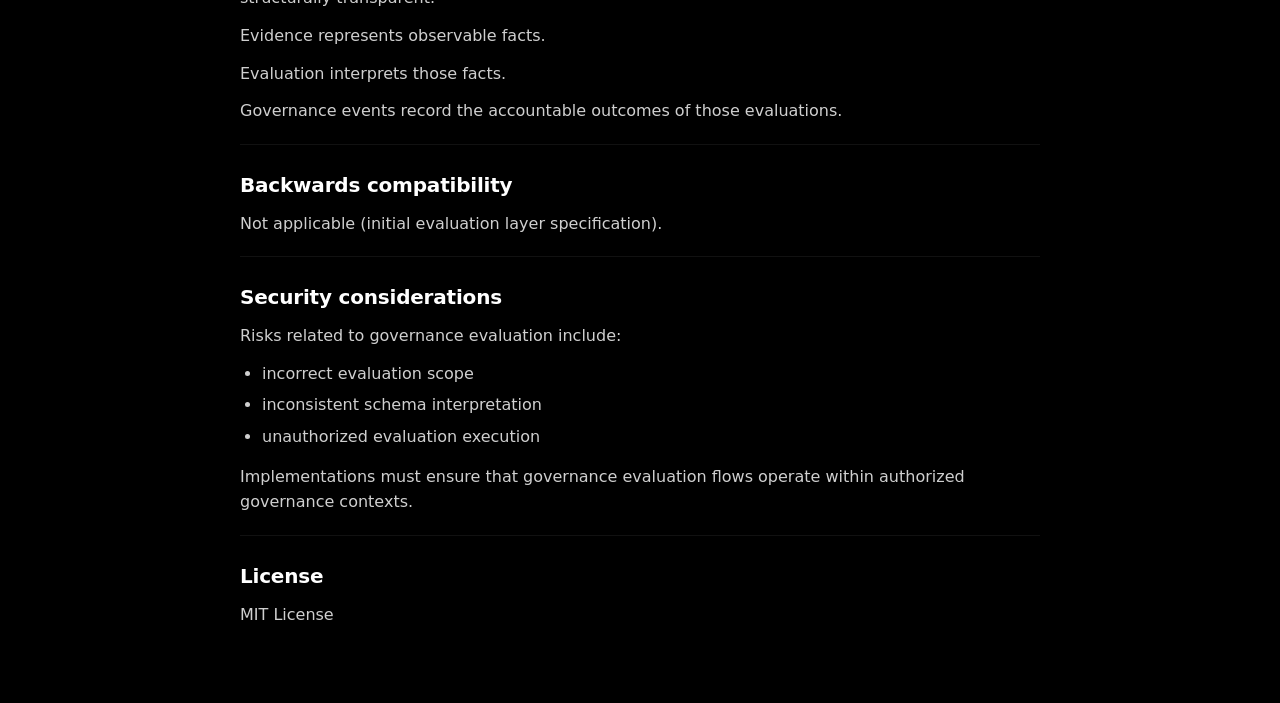
<file: 0006-governance-evaluation-layer.html>
<!doctype html>
<html lang="en">
  <head>
    <meta charset="utf-8" />
    <meta name="viewport" content="width=device-width, initial-scale=1" />
    <title>RFC 0006 — Governance Evaluation Layer</title>
    <meta name="description" content="RFC 0006 — Governance Evaluation Layer — Janus RFC." />
    <style>
      :root { color-scheme: dark; }
      body { margin: 0; padding: 0; background: #000; color: #fff;
        font-family: system-ui, -apple-system, "Segoe UI", Roboto, Helvetica, Arial,
          "Apple Color Emoji", "Segoe UI Emoji"; line-height: 1.6; }
      .container { max-width: 800px; margin: 0 auto; padding: 56px 20px 64px; }
      .back { display: inline-block; margin-bottom: 18px; color: #cfcfcf;
        font-size: 0.98rem; text-decoration: none; }
      .back:hover, .back:focus { color: #fff; text-decoration: underline;
        text-underline-offset: 3px; }
      h1 { font-size: 2rem; font-weight: 700; letter-spacing: -0.02em;
        margin: 0 0 18px; text-align: left; }
      h2 { font-size: 1.25rem; font-weight: 650; letter-spacing: -0.01em;
        margin: 24px 0 10px; }
      h3 { font-size: 1.1rem; font-weight: 650; margin: 18px 0 8px; }
      p { margin: 0 0 12px; color: #cfcfcf; }
      a { color: #fff; text-decoration: none; }
      a:hover, a:focus { text-decoration: underline; text-underline-offset: 3px; }
      ul, ol { margin: 0 0 14px; padding-left: 22px; color: #cfcfcf; }
      li { margin: 6px 0; }
      code { font-family: ui-monospace, SFMono-Regular, Menlo, Monaco, Consolas,
          "Liberation Mono", "Courier New", monospace; font-size: 0.95em;
        color: #fff; background: #111; padding: 0.15em 0.35em; border-radius: 6px; }
      pre { margin: 0 0 14px; padding: 12px 14px; background: #0b0b0b;
        border: 1px solid #1a1a1a; border-radius: 10px; overflow: auto; }
      pre code { padding: 0; background: transparent; border-radius: 0; color: #cfcfcf; }
      blockquote { margin: 0 0 14px; padding: 10px 14px; border-left: 3px solid #222;
        background: #0b0b0b; border-radius: 8px; }
      blockquote p { margin: 0; }
      hr { border: 0; border-top: 1px solid #111; margin: 20px 0; }
    </style>
  </head>
  <body>
    <main class="container">
      <a class="back" href="/">Back to RFCs</a>
      <h1>RFC 0006 — Governance Evaluation Layer</h1>
<p>Status: Draft Author: Martín Nicolás Sánchez Morales Created: 2026</p>
<hr />
<h2>Summary</h2>
<p>This RFC defines the governance evaluation layer used in Janus systems.</p>
<p>Governance evaluation flows analyze evidence (E+ and/or E−) within a defined scope and may produce governance events recorded in AUDIT_LOG.</p>
<hr />
<h2>Motivation</h2>
<p>Janus governance separates operational activity from governance evaluation.</p>
<p>Evidence alone does not produce governance outcomes.</p>
<p>Evaluation flows interpret evidence in context and may produce auditable governance events.</p>
<p>Defining this layer clarifies the relationship between:</p>
<ul><li>evidence (RFC 0002)</li><li>omission detection (RFC 0003)</li><li>human authority (RFC 0004)</li><li>governance events (RFC 0005)</li></ul>
<hr />
<h2>Specification</h2>
<h3>Governance evaluation</h3>
<p>Governance evaluation flows analyze available evidence (E+ and/or E−) within a defined scope.</p>
<p>Evaluation flows MAY produce governance events recorded in AUDIT_LOG.</p>
<p>Examples of governance events include:</p>
<ul><li>OMISSION_DETECTED</li><li>HUMAN_DECISION</li></ul>
<p>Evaluation flows themselves are not governance events.</p>
<p>They represent the process that may generate them.</p>
<h3>Evaluation inputs</h3>
<p>Evaluation flows may consider:</p>
<ul><li>explicit evidence (E+) defined in RFC 0002</li><li>omission evidence (E−) defined in RFC 0002</li><li>schema context from SCHEMA_LOG</li><li>domain context from MANAGEMENT_LOG</li></ul>
<h3>Evaluation outputs</h3>
<p>Evaluation flows may produce governance events defined in RFC 0005.</p>
<p>Specific evaluation types may be defined in additional RFCs.</p>
<p>RFC 0003 defines one such evaluation type: omission detection.</p>
<hr />
<h2>Rationale</h2>
<p>Separating evidence, evaluation, and governance events ensures that Janus governance remains structurally transparent.</p>
<p>Evidence represents observable facts.</p>
<p>Evaluation interprets those facts.</p>
<p>Governance events record the accountable outcomes of those evaluations.</p>
<hr />
<h2>Backwards compatibility</h2>
<p>Not applicable (initial evaluation layer specification).</p>
<hr />
<h2>Security considerations</h2>
<p>Risks related to governance evaluation include:</p>
<ul><li>incorrect evaluation scope</li><li>inconsistent schema interpretation</li><li>unauthorized evaluation execution</li></ul>
<p>Implementations must ensure that governance evaluation flows operate within authorized governance contexts.</p>
<hr />
<h2>License</h2>
<p>MIT License</p>
    </main>
  </body>
</html>
</file>
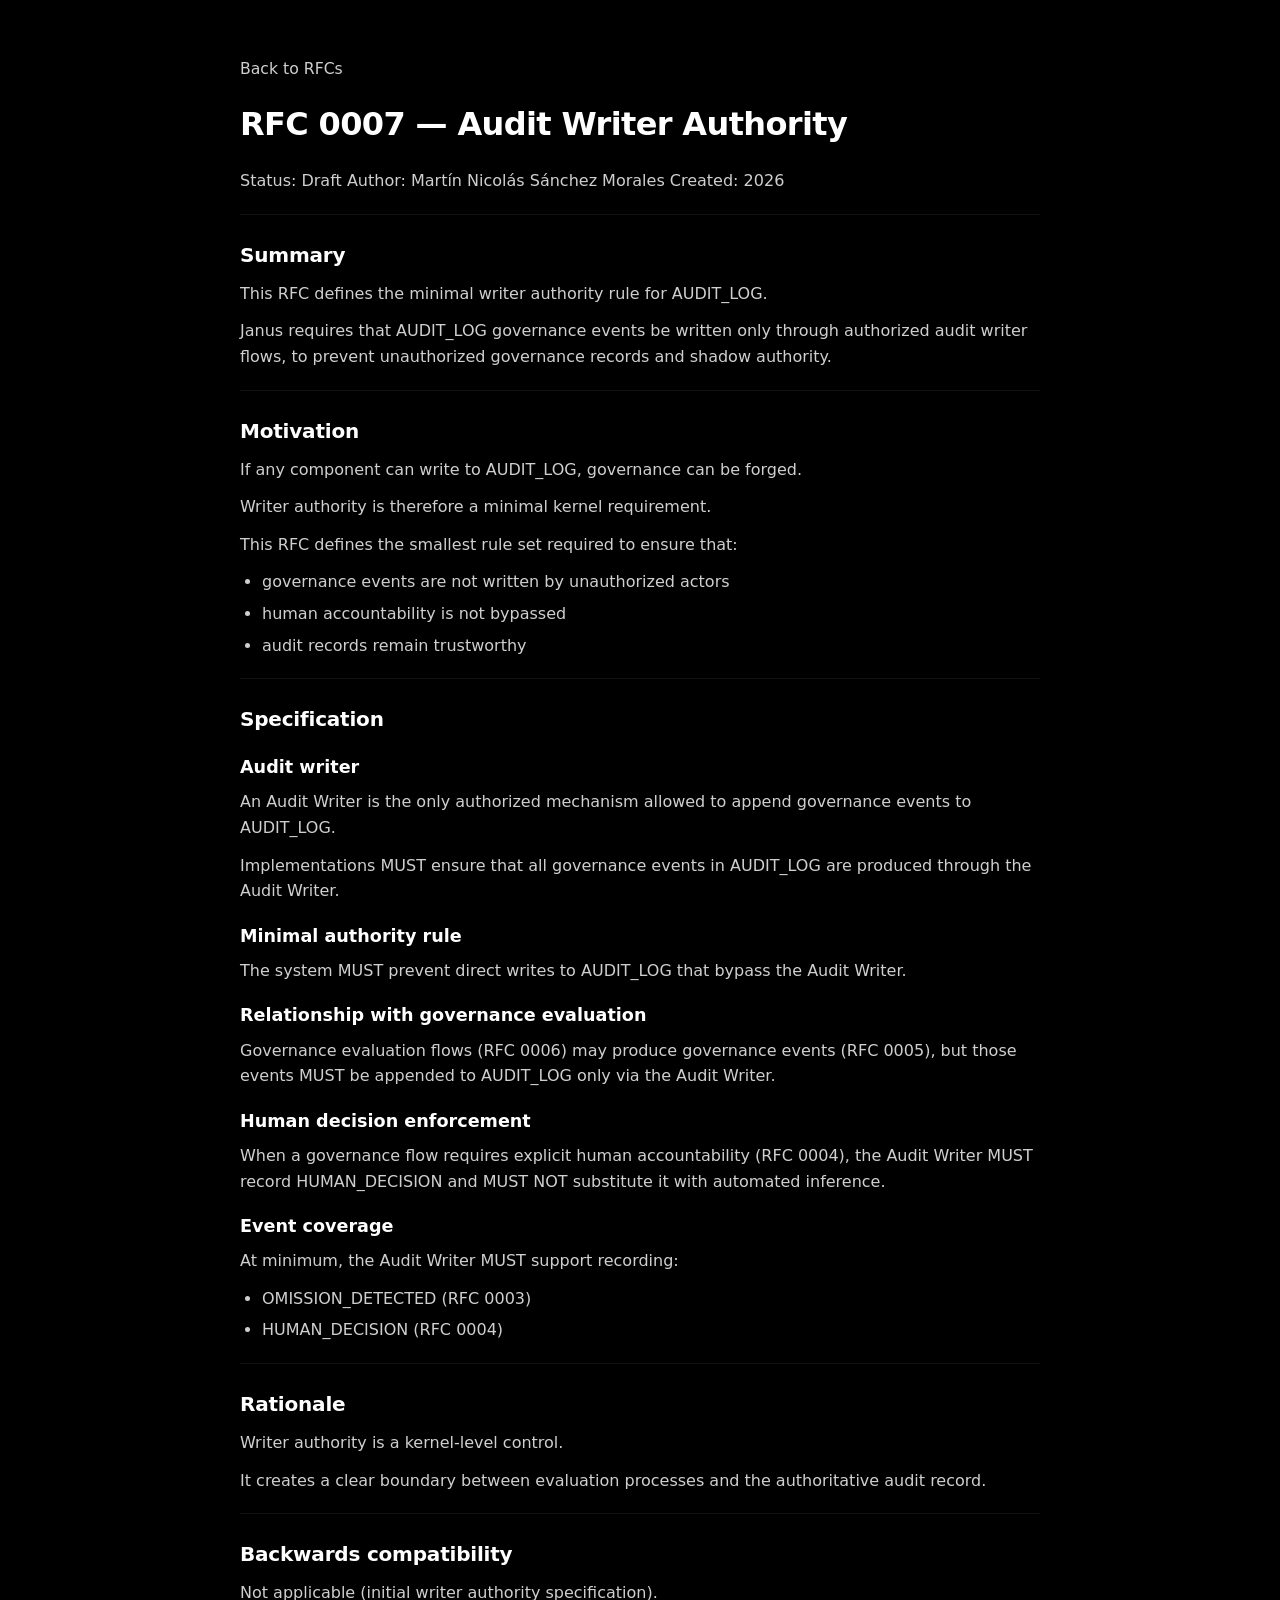
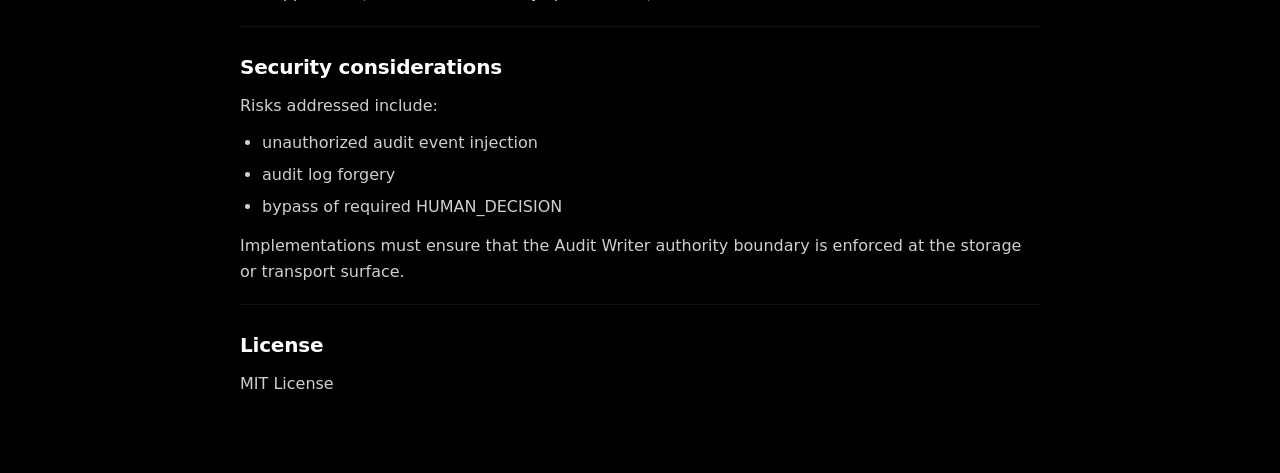
<file: 0007-audit-writer-authority.html>
<!doctype html>
<html lang="en">
  <head>
    <meta charset="utf-8" />
    <meta name="viewport" content="width=device-width, initial-scale=1" />
    <title>RFC 0007 — Audit Writer Authority</title>
    <meta name="description" content="RFC 0007 — Audit Writer Authority — Janus RFC." />
    <style>
      :root { color-scheme: dark; }
      body { margin: 0; padding: 0; background: #000; color: #fff;
        font-family: system-ui, -apple-system, "Segoe UI", Roboto, Helvetica, Arial,
          "Apple Color Emoji", "Segoe UI Emoji"; line-height: 1.6; }
      .container { max-width: 800px; margin: 0 auto; padding: 56px 20px 64px; }
      .back { display: inline-block; margin-bottom: 18px; color: #cfcfcf;
        font-size: 0.98rem; text-decoration: none; }
      .back:hover, .back:focus { color: #fff; text-decoration: underline;
        text-underline-offset: 3px; }
      h1 { font-size: 2rem; font-weight: 700; letter-spacing: -0.02em;
        margin: 0 0 18px; text-align: left; }
      h2 { font-size: 1.25rem; font-weight: 650; letter-spacing: -0.01em;
        margin: 24px 0 10px; }
      h3 { font-size: 1.1rem; font-weight: 650; margin: 18px 0 8px; }
      p { margin: 0 0 12px; color: #cfcfcf; }
      a { color: #fff; text-decoration: none; }
      a:hover, a:focus { text-decoration: underline; text-underline-offset: 3px; }
      ul, ol { margin: 0 0 14px; padding-left: 22px; color: #cfcfcf; }
      li { margin: 6px 0; }
      code { font-family: ui-monospace, SFMono-Regular, Menlo, Monaco, Consolas,
          "Liberation Mono", "Courier New", monospace; font-size: 0.95em;
        color: #fff; background: #111; padding: 0.15em 0.35em; border-radius: 6px; }
      pre { margin: 0 0 14px; padding: 12px 14px; background: #0b0b0b;
        border: 1px solid #1a1a1a; border-radius: 10px; overflow: auto; }
      pre code { padding: 0; background: transparent; border-radius: 0; color: #cfcfcf; }
      blockquote { margin: 0 0 14px; padding: 10px 14px; border-left: 3px solid #222;
        background: #0b0b0b; border-radius: 8px; }
      blockquote p { margin: 0; }
      hr { border: 0; border-top: 1px solid #111; margin: 20px 0; }
    </style>
  </head>
  <body>
    <main class="container">
      <a class="back" href="/">Back to RFCs</a>
      <h1>RFC 0007 — Audit Writer Authority</h1>
<p>Status: Draft Author: Martín Nicolás Sánchez Morales Created: 2026</p>
<hr />
<h2>Summary</h2>
<p>This RFC defines the minimal writer authority rule for AUDIT_LOG.</p>
<p>Janus requires that AUDIT_LOG governance events be written only through authorized audit writer flows, to prevent unauthorized governance records and shadow authority.</p>
<hr />
<h2>Motivation</h2>
<p>If any component can write to AUDIT_LOG, governance can be forged.</p>
<p>Writer authority is therefore a minimal kernel requirement.</p>
<p>This RFC defines the smallest rule set required to ensure that:</p>
<ul><li>governance events are not written by unauthorized actors</li><li>human accountability is not bypassed</li><li>audit records remain trustworthy</li></ul>
<hr />
<h2>Specification</h2>
<h3>Audit writer</h3>
<p>An Audit Writer is the only authorized mechanism allowed to append governance events to AUDIT_LOG.</p>
<p>Implementations MUST ensure that all governance events in AUDIT_LOG are produced through the Audit Writer.</p>
<h3>Minimal authority rule</h3>
<p>The system MUST prevent direct writes to AUDIT_LOG that bypass the Audit Writer.</p>
<h3>Relationship with governance evaluation</h3>
<p>Governance evaluation flows (RFC 0006) may produce governance events (RFC 0005), but those events MUST be appended to AUDIT_LOG only via the Audit Writer.</p>
<h3>Human decision enforcement</h3>
<p>When a governance flow requires explicit human accountability (RFC 0004), the Audit Writer MUST record HUMAN_DECISION and MUST NOT substitute it with automated inference.</p>
<h3>Event coverage</h3>
<p>At minimum, the Audit Writer MUST support recording:</p>
<ul><li>OMISSION_DETECTED (RFC 0003)</li><li>HUMAN_DECISION (RFC 0004)</li></ul>
<hr />
<h2>Rationale</h2>
<p>Writer authority is a kernel-level control.</p>
<p>It creates a clear boundary between evaluation processes and the authoritative audit record.</p>
<hr />
<h2>Backwards compatibility</h2>
<p>Not applicable (initial writer authority specification).</p>
<hr />
<h2>Security considerations</h2>
<p>Risks addressed include:</p>
<ul><li>unauthorized audit event injection</li><li>audit log forgery</li><li>bypass of required HUMAN_DECISION</li></ul>
<p>Implementations must ensure that the Audit Writer authority boundary is enforced at the storage or transport surface.</p>
<hr />
<h2>License</h2>
<p>MIT License</p>
    </main>
  </body>
</html>
</file>
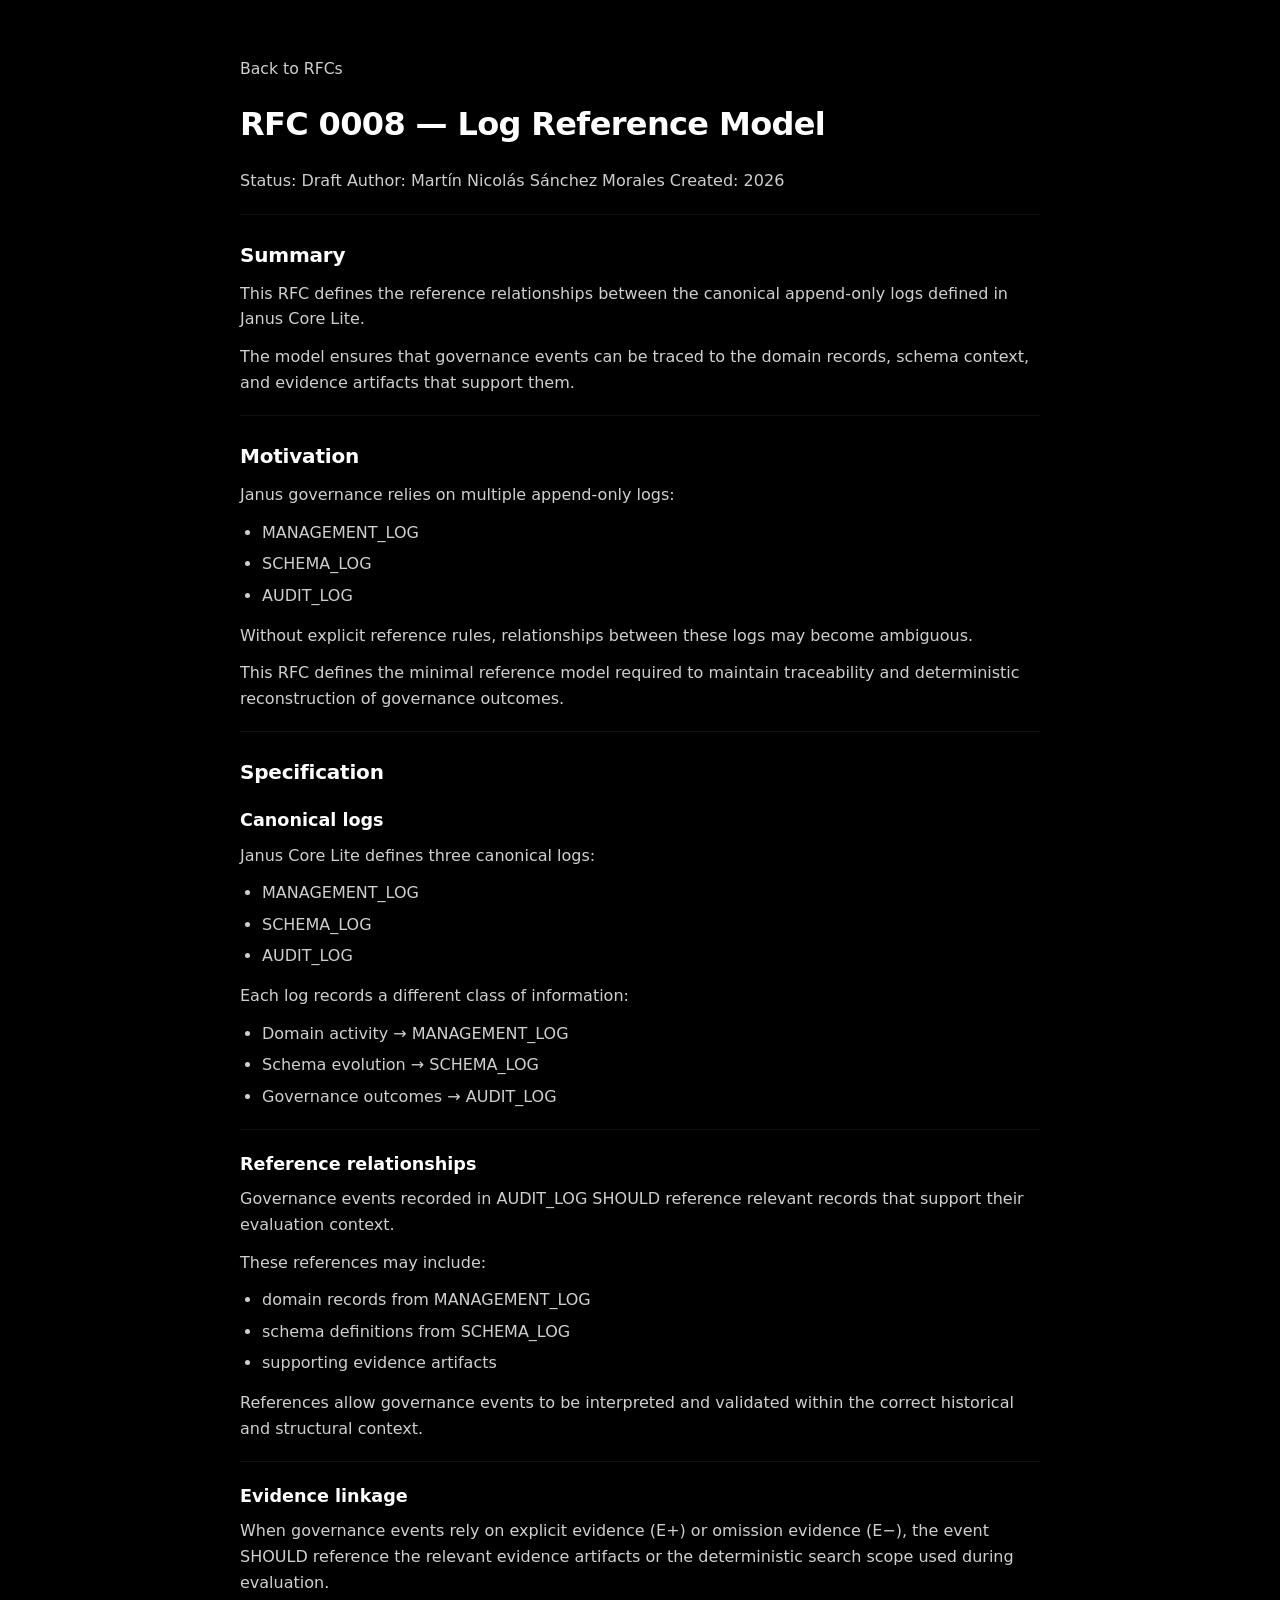
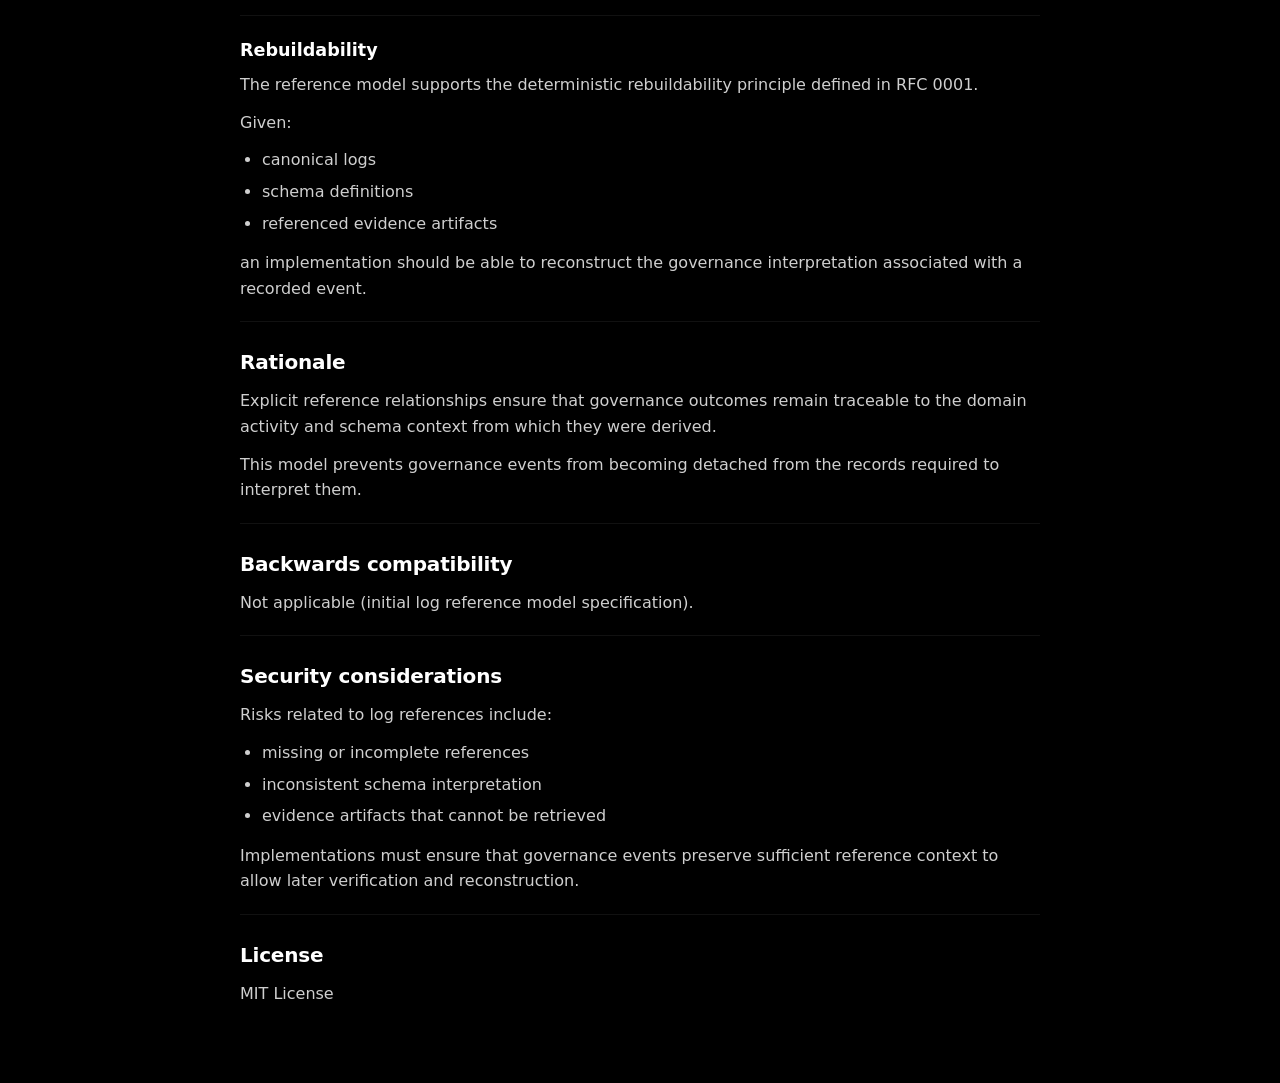
<file: 0008-log-reference-model.html>
<!doctype html>
<html lang="en">
  <head>
    <meta charset="utf-8" />
    <meta name="viewport" content="width=device-width, initial-scale=1" />
    <title>RFC 0008 — Log Reference Model</title>
    <meta name="description" content="RFC 0008 — Log Reference Model — Janus RFC." />
    <style>
      :root { color-scheme: dark; }
      body { margin: 0; padding: 0; background: #000; color: #fff;
        font-family: system-ui, -apple-system, "Segoe UI", Roboto, Helvetica, Arial,
          "Apple Color Emoji", "Segoe UI Emoji"; line-height: 1.6; }
      .container { max-width: 800px; margin: 0 auto; padding: 56px 20px 64px; }
      .back { display: inline-block; margin-bottom: 18px; color: #cfcfcf;
        font-size: 0.98rem; text-decoration: none; }
      .back:hover, .back:focus { color: #fff; text-decoration: underline;
        text-underline-offset: 3px; }
      h1 { font-size: 2rem; font-weight: 700; letter-spacing: -0.02em;
        margin: 0 0 18px; text-align: left; }
      h2 { font-size: 1.25rem; font-weight: 650; letter-spacing: -0.01em;
        margin: 24px 0 10px; }
      h3 { font-size: 1.1rem; font-weight: 650; margin: 18px 0 8px; }
      p { margin: 0 0 12px; color: #cfcfcf; }
      a { color: #fff; text-decoration: none; }
      a:hover, a:focus { text-decoration: underline; text-underline-offset: 3px; }
      ul, ol { margin: 0 0 14px; padding-left: 22px; color: #cfcfcf; }
      li { margin: 6px 0; }
      code { font-family: ui-monospace, SFMono-Regular, Menlo, Monaco, Consolas,
          "Liberation Mono", "Courier New", monospace; font-size: 0.95em;
        color: #fff; background: #111; padding: 0.15em 0.35em; border-radius: 6px; }
      pre { margin: 0 0 14px; padding: 12px 14px; background: #0b0b0b;
        border: 1px solid #1a1a1a; border-radius: 10px; overflow: auto; }
      pre code { padding: 0; background: transparent; border-radius: 0; color: #cfcfcf; }
      blockquote { margin: 0 0 14px; padding: 10px 14px; border-left: 3px solid #222;
        background: #0b0b0b; border-radius: 8px; }
      blockquote p { margin: 0; }
      hr { border: 0; border-top: 1px solid #111; margin: 20px 0; }
    </style>
  </head>
  <body>
    <main class="container">
      <a class="back" href="/">Back to RFCs</a>
      <h1>RFC 0008 — Log Reference Model</h1>
<p>Status: Draft Author: Martín Nicolás Sánchez Morales Created: 2026</p>
<hr />
<h2>Summary</h2>
<p>This RFC defines the reference relationships between the canonical append-only logs defined in Janus Core Lite.</p>
<p>The model ensures that governance events can be traced to the domain records, schema context, and evidence artifacts that support them.</p>
<hr />
<h2>Motivation</h2>
<p>Janus governance relies on multiple append-only logs:</p>
<ul><li>MANAGEMENT_LOG</li><li>SCHEMA_LOG</li><li>AUDIT_LOG</li></ul>
<p>Without explicit reference rules, relationships between these logs may become ambiguous.</p>
<p>This RFC defines the minimal reference model required to maintain traceability and deterministic reconstruction of governance outcomes.</p>
<hr />
<h2>Specification</h2>
<h3>Canonical logs</h3>
<p>Janus Core Lite defines three canonical logs:</p>
<ul><li>MANAGEMENT_LOG</li><li>SCHEMA_LOG</li><li>AUDIT_LOG</li></ul>
<p>Each log records a different class of information:</p>
<ul><li>Domain activity → MANAGEMENT_LOG</li><li>Schema evolution → SCHEMA_LOG</li><li>Governance outcomes → AUDIT_LOG</li></ul>
<hr />
<h3>Reference relationships</h3>
<p>Governance events recorded in AUDIT_LOG SHOULD reference relevant records that support their evaluation context.</p>
<p>These references may include:</p>
<ul><li>domain records from MANAGEMENT_LOG</li><li>schema definitions from SCHEMA_LOG</li><li>supporting evidence artifacts</li></ul>
<p>References allow governance events to be interpreted and validated within the correct historical and structural context.</p>
<hr />
<h3>Evidence linkage</h3>
<p>When governance events rely on explicit evidence (E+) or omission evidence (E−), the event SHOULD reference the relevant evidence artifacts or the deterministic search scope used during evaluation.</p>
<hr />
<h3>Rebuildability</h3>
<p>The reference model supports the deterministic rebuildability principle defined in RFC 0001.</p>
<p>Given:</p>
<ul><li>canonical logs</li><li>schema definitions</li><li>referenced evidence artifacts</li></ul>
<p>an implementation should be able to reconstruct the governance interpretation associated with a recorded event.</p>
<hr />
<h2>Rationale</h2>
<p>Explicit reference relationships ensure that governance outcomes remain traceable to the domain activity and schema context from which they were derived.</p>
<p>This model prevents governance events from becoming detached from the records required to interpret them.</p>
<hr />
<h2>Backwards compatibility</h2>
<p>Not applicable (initial log reference model specification).</p>
<hr />
<h2>Security considerations</h2>
<p>Risks related to log references include:</p>
<ul><li>missing or incomplete references</li><li>inconsistent schema interpretation</li><li>evidence artifacts that cannot be retrieved</li></ul>
<p>Implementations must ensure that governance events preserve sufficient reference context to allow later verification and reconstruction.</p>
<hr />
<h2>License</h2>
<p>MIT License</p>
    </main>
  </body>
</html>
</file>
<file: styles.css>
:root {
  color-scheme: dark;
  --accent: #ff6a00;
}

body {
  margin: 0;
  padding: 0;
  background: #000;
  color: #fff;
  font-family: system-ui, -apple-system, "Segoe UI", Roboto, Helvetica, Arial,
    "Apple Color Emoji", "Segoe UI Emoji";
  line-height: 1.5;
}

.container {
  max-width: 900px;
  margin: 0 auto;
  padding: 72px 20px 64px;
}

.header {
  margin-bottom: 28px;
}


a {
  color: #fff;
  text-decoration: none;
}

a:hover,
a:focus {
  color: var(--accent);
  text-decoration: underline;
  text-underline-offset: 3px;
}

.header a {
  color: #cfcfcf;
}

h1 {
  font-size: 2.1rem;
  font-weight: 750;
  letter-spacing: -0.02em;
  margin: 0 0 10px;
}

p {
  margin: 0;
  color: #cfcfcf;
}

.cards {
  margin-top: 18px;
  display: grid;
  grid-template-columns: repeat(2, minmax(0, 1fr));
  gap: 12px;
}

.card {
  display: block;
  padding: 16px 16px;
  border: 1px solid #222;
  border-radius: 12px;
  background: #0b0b0b;
  color: #fff;
}

.card-title {
  font-weight: 700;
  letter-spacing: -0.01em;
}

.card-desc {
  margin-top: 6px;
  color: #cfcfcf;
}

.card-link {
  margin-top: 10px;
  color: #cfcfcf;
  font-size: 0.95rem;
}

.card:hover,
.card:focus {
  border-color: var(--accent);
  background: #111;
  text-decoration: none;
}

.card:hover .card-link,
.card:focus .card-link {
  color: var(--accent);
}

@media (max-width: 560px) {
  .cards {
    grid-template-columns: 1fr;
  }
}

ul {
  margin: 0;
  padding-left: 18px;
}

li {
  margin: 8px 0;
  color: #cfcfcf;
}
</file>
